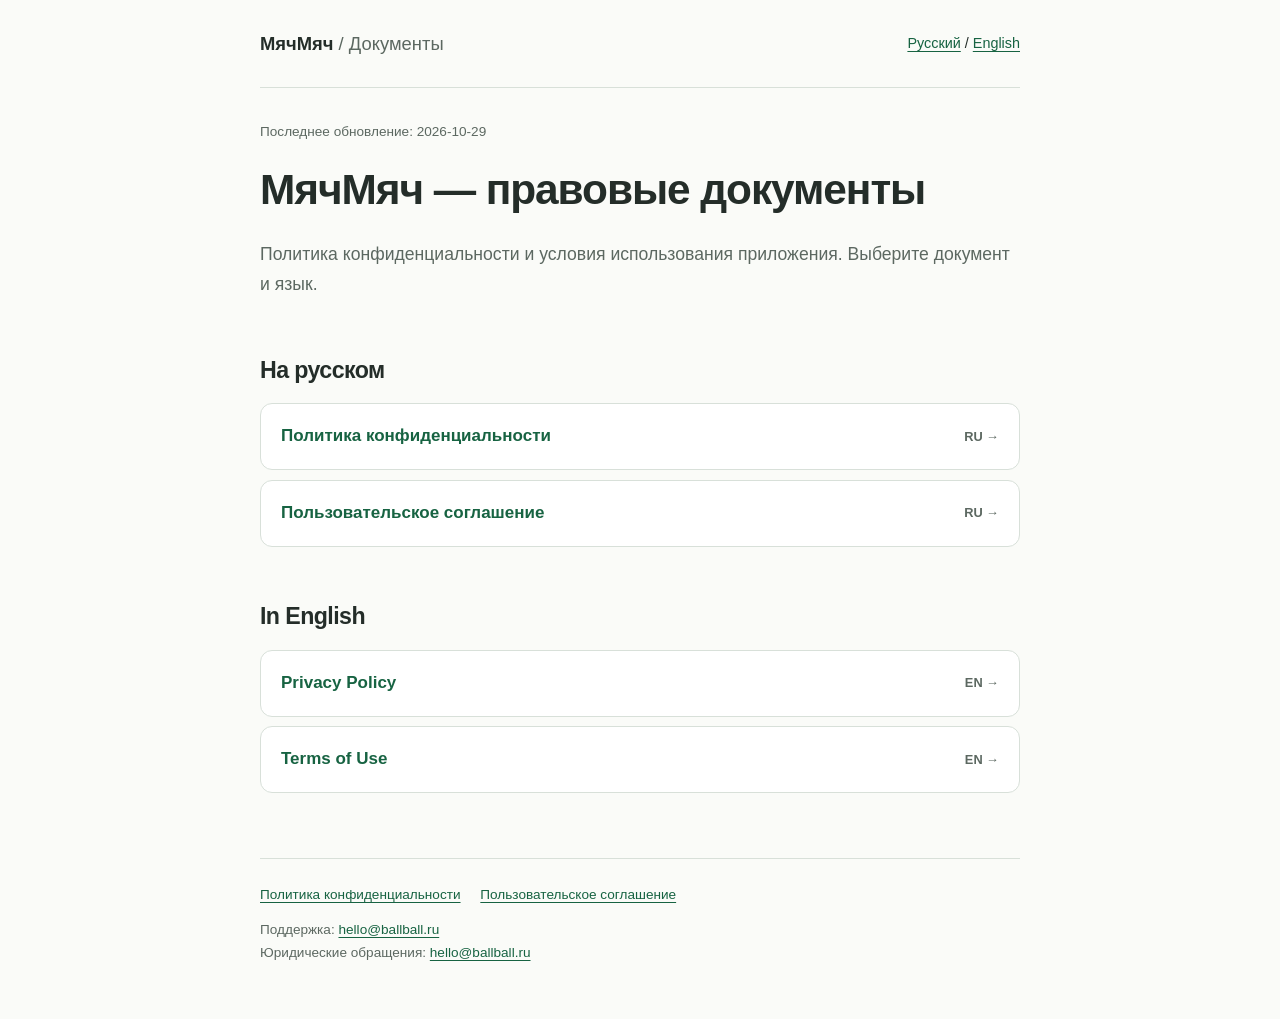
<file: index.html>
<!doctype html>
<html lang="ru">
<head>
<meta charset="utf-8">
<meta name="viewport" content="width=device-width, initial-scale=1">
<meta name="color-scheme" content="light dark">

<title>МячМяч — правовые документы</title>
<link rel="stylesheet" href="style.css">
</head>
<body>
<a class="skip" href="#main">К содержанию</a>
<header class="site-header"><a class="brand" href="index.html">МячМяч <span>/ Документы</span></a>
<nav aria-label="Язык"><a href="#ru" lang="ru">Русский</a> / <a href="#en" lang="en">English</a></nav></header>
<main id="main">
<p class="updated">Последнее обновление: <time datetime="2026-10-29">2026-10-29</time></p>
<h1>МячМяч — правовые документы</h1>
<p class="intro">Политика конфиденциальности и условия использования приложения. Выберите документ и язык.</p>
<section id="ru" aria-labelledby="ru-title"><h2 id="ru-title">На русском</h2>
<ul class="documents"><li><a href="privacy/index.html">Политика конфиденциальности <span>RU →</span></a></li>
<li><a href="terms/index.html">Пользовательское соглашение <span>RU →</span></a></li></ul></section>
<section id="en" lang="en" aria-labelledby="en-title"><h2 id="en-title">In English</h2>
<ul class="documents"><li><a href="en/privacy/index.html" hreflang="en">Privacy Policy <span>EN →</span></a></li>
<li><a href="en/terms/index.html" hreflang="en">Terms of Use <span>EN →</span></a></li></ul></section>
</main>
<footer><a href="privacy/index.html">Политика конфиденциальности</a>
<a href="terms/index.html">Пользовательское соглашение</a>
<p>Поддержка: <a href="mailto:hello@ballball.ru">hello@ballball.ru</a><br>
Юридические обращения: <a href="mailto:hello@ballball.ru">hello@ballball.ru</a></p></footer>
</body>
</html>
</file>
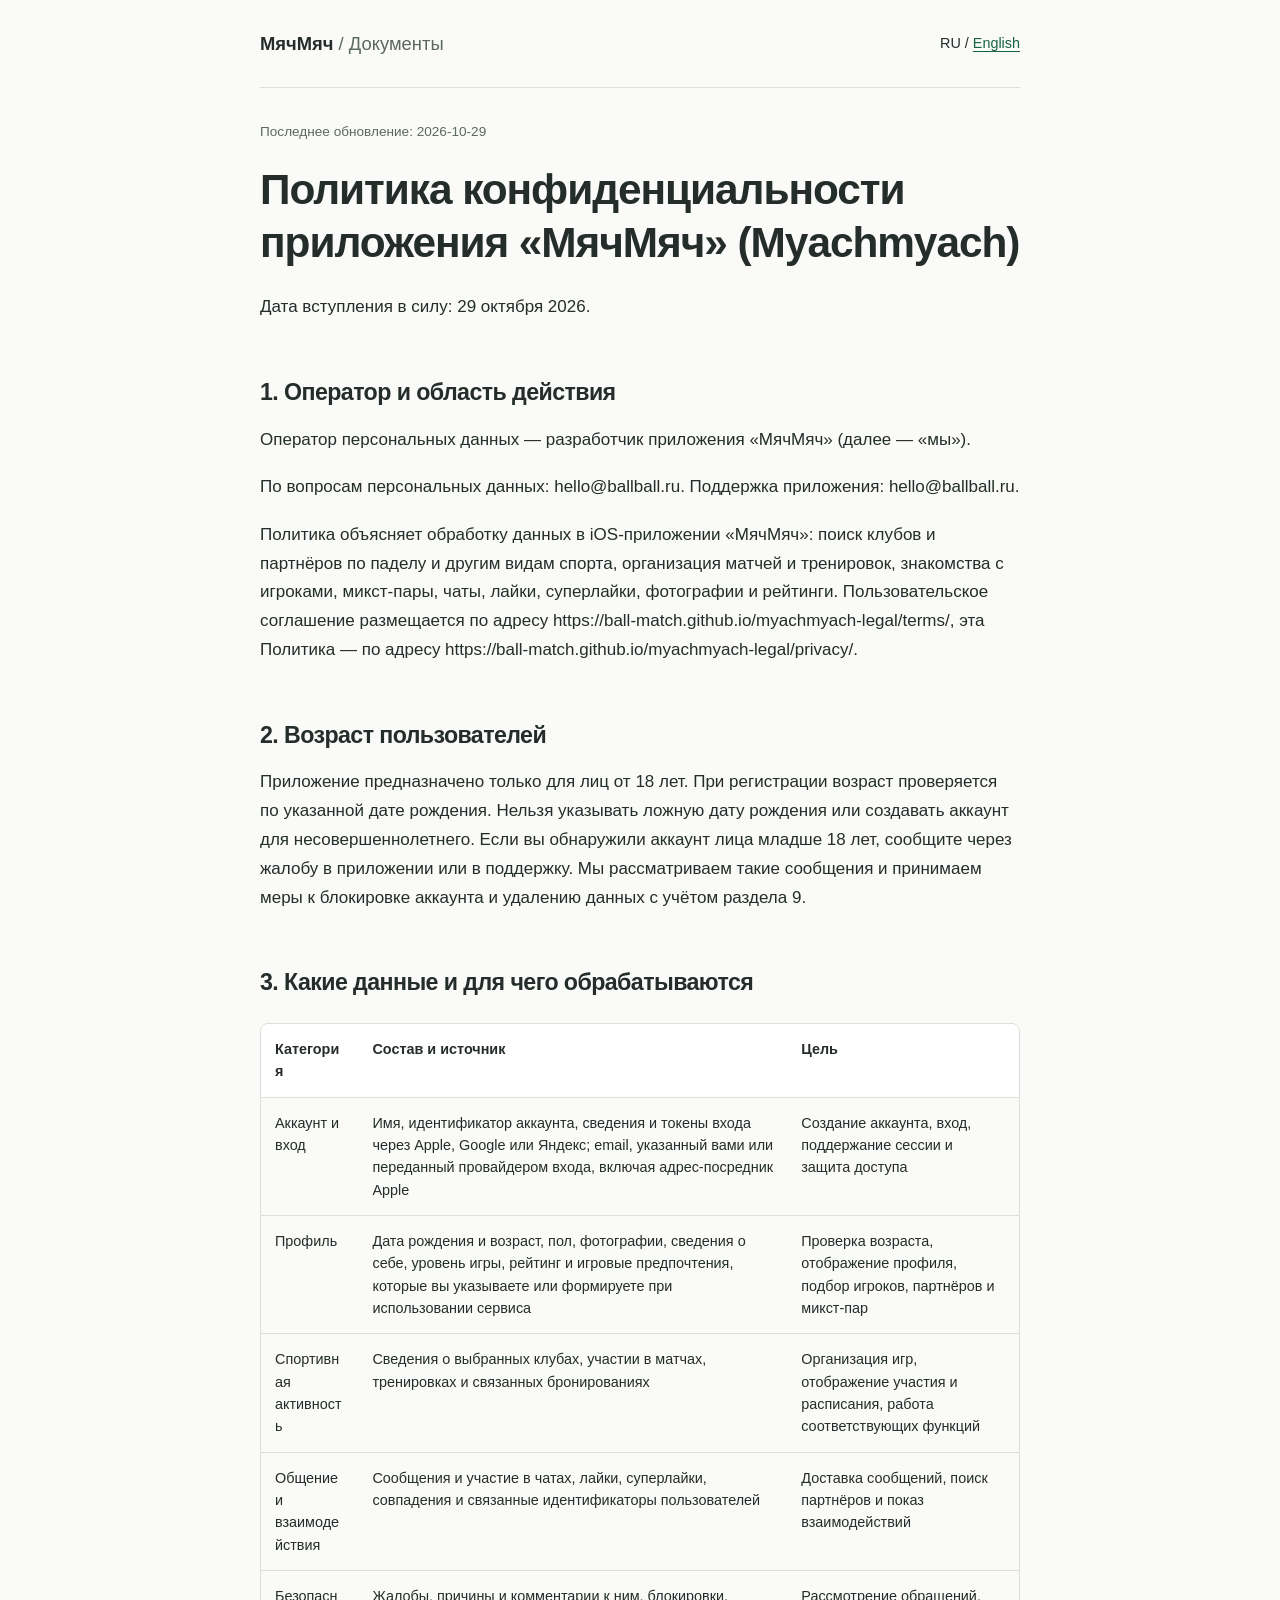
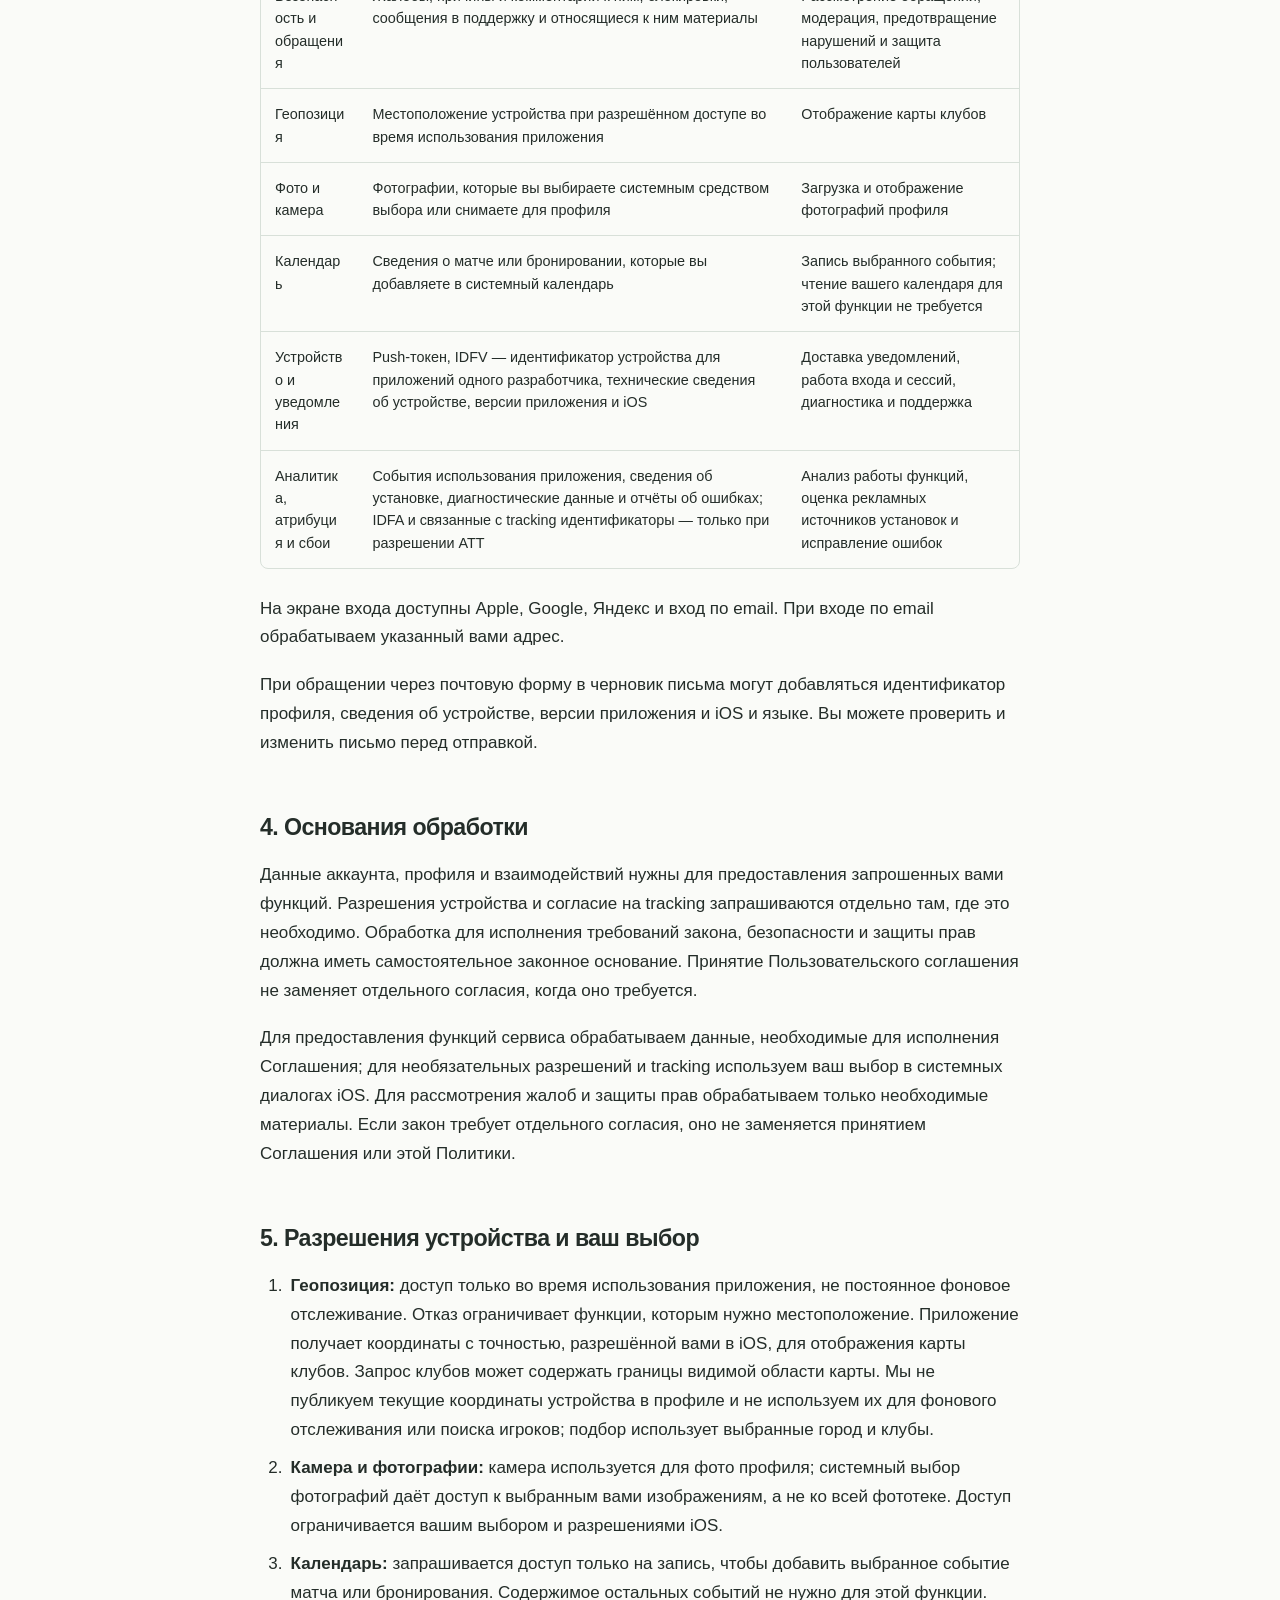
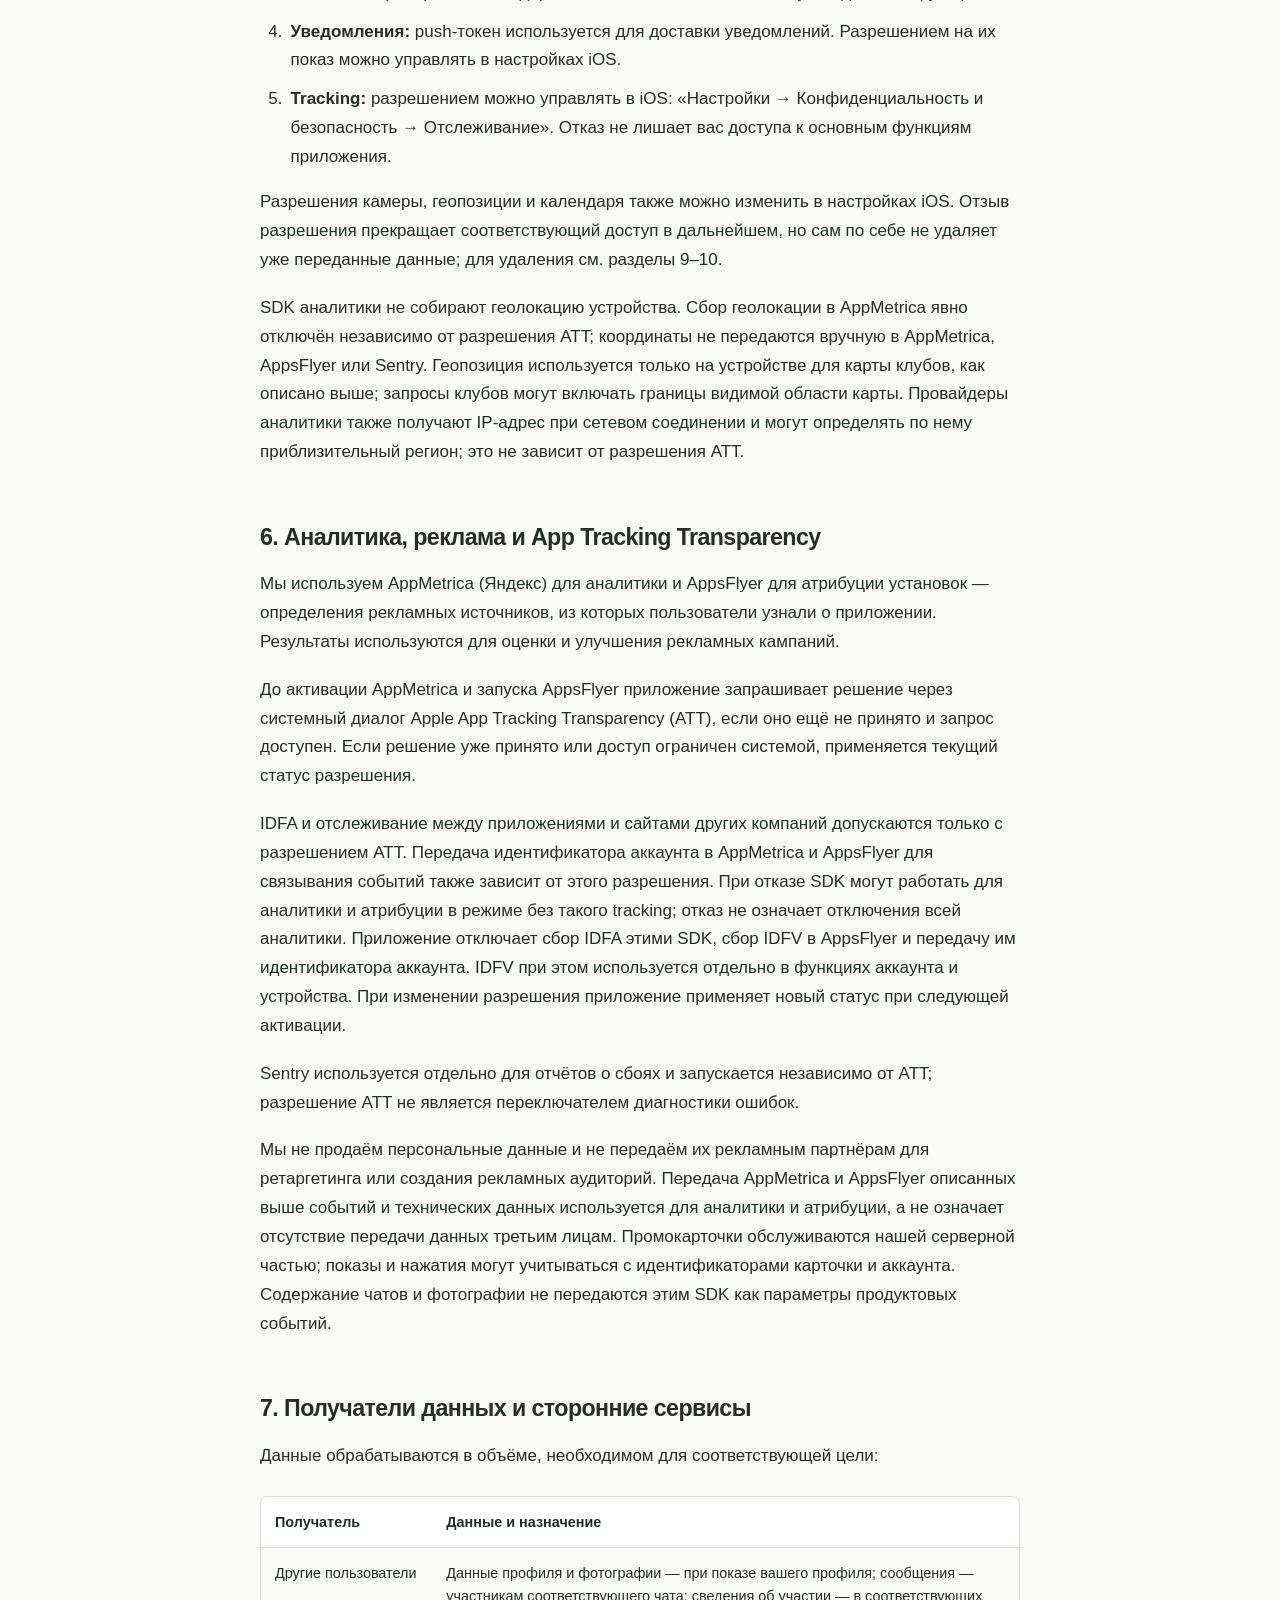
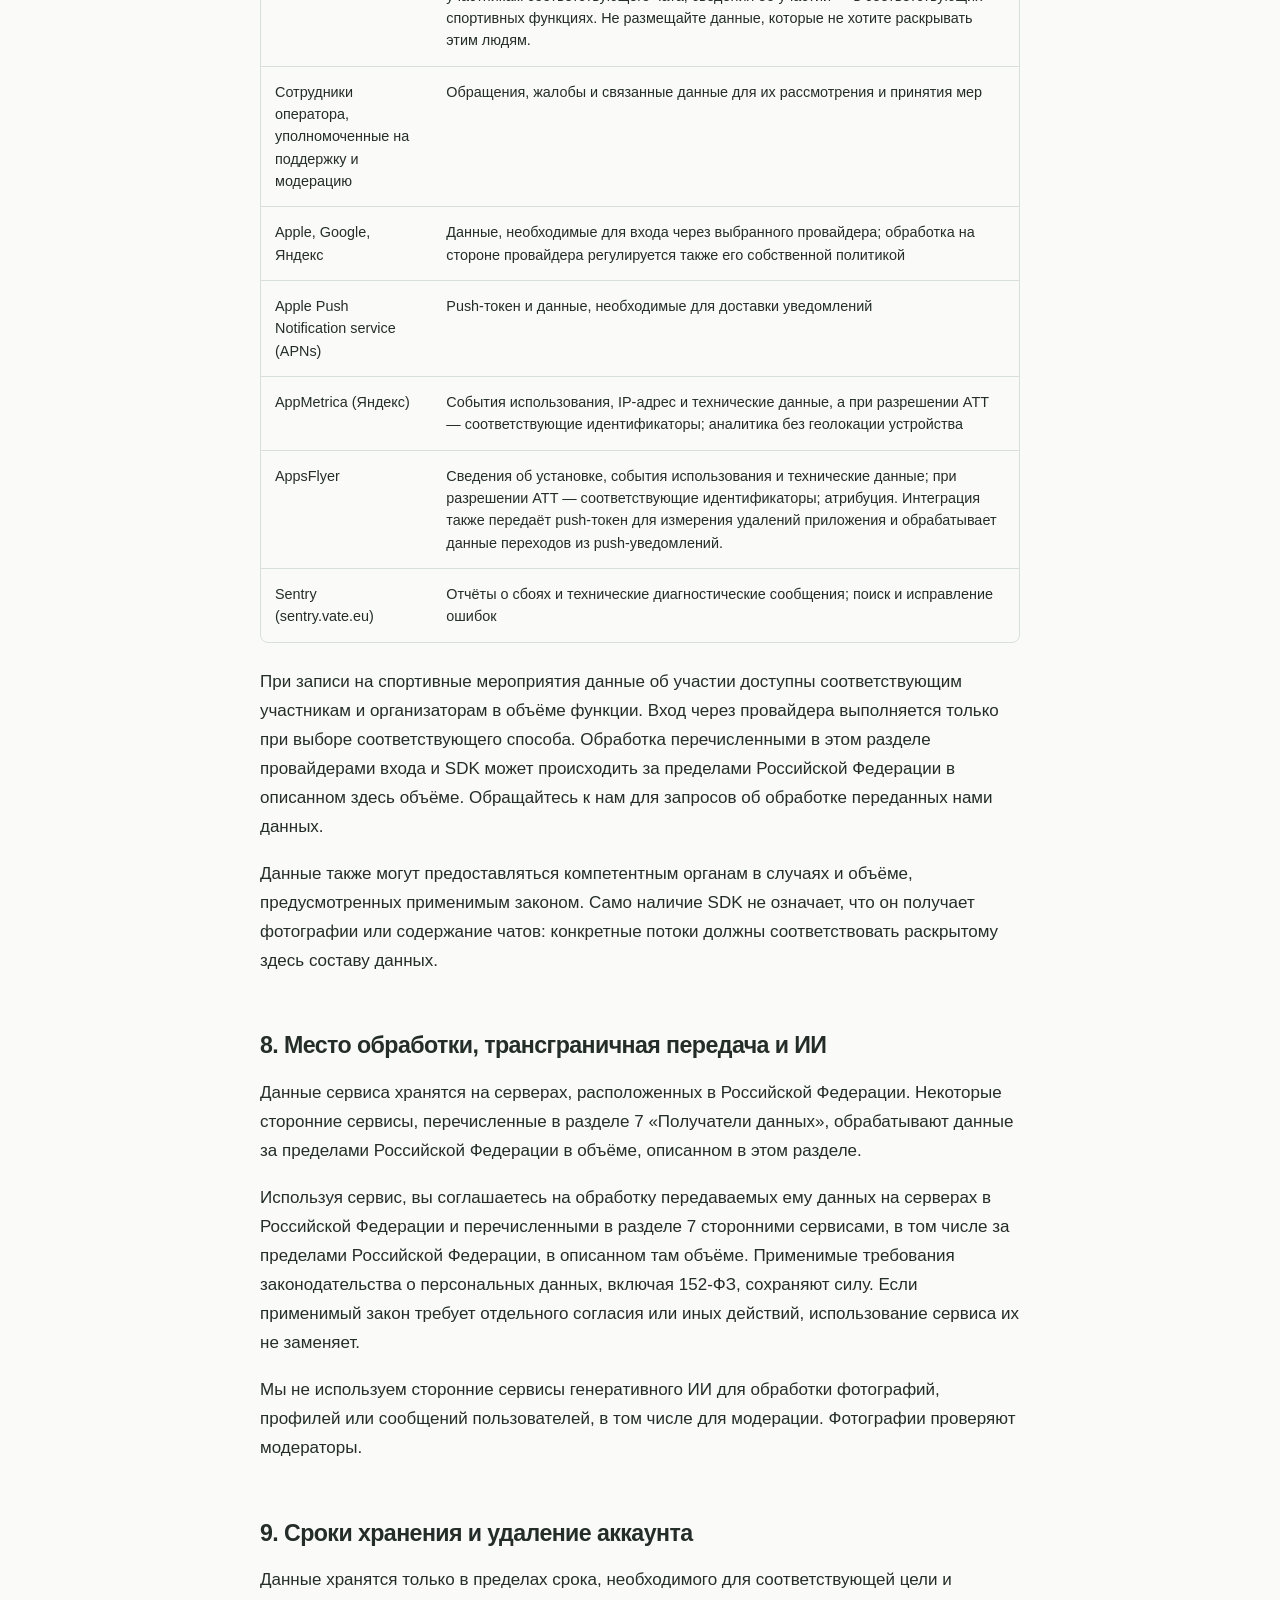
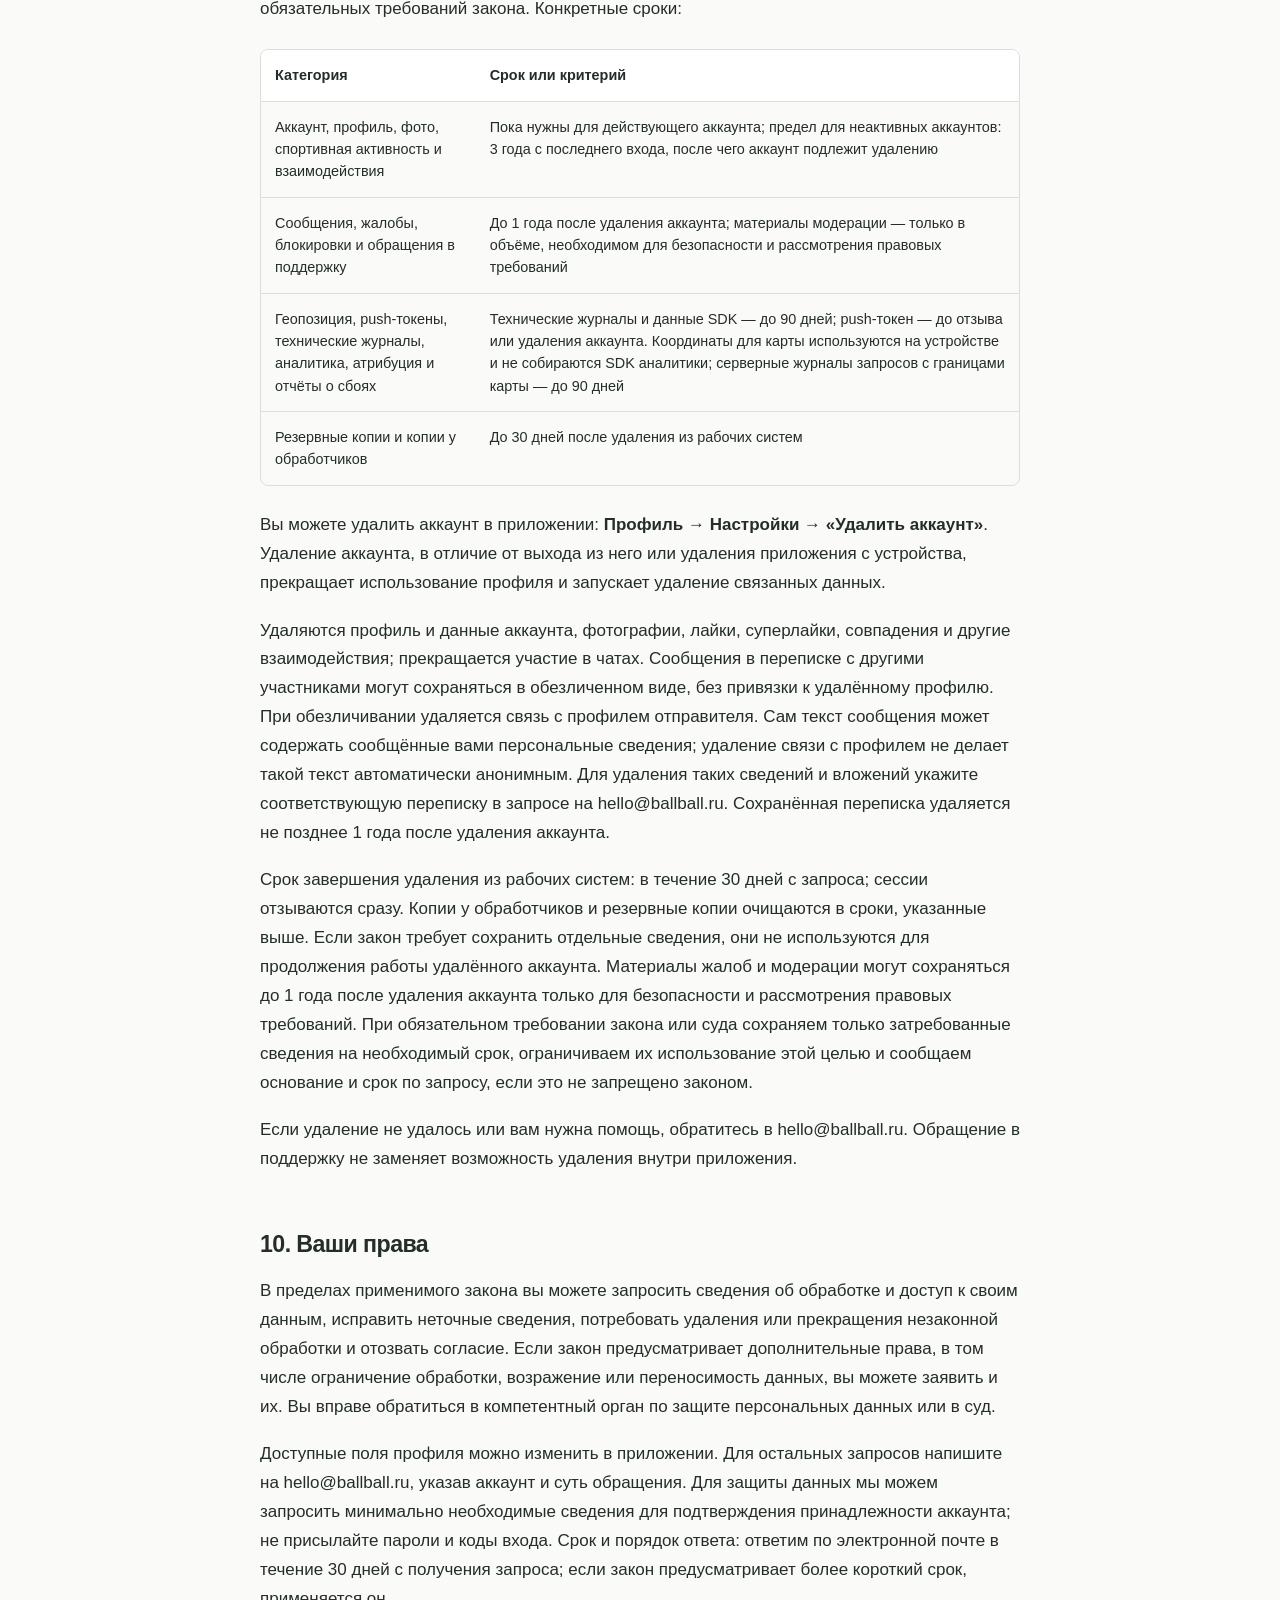
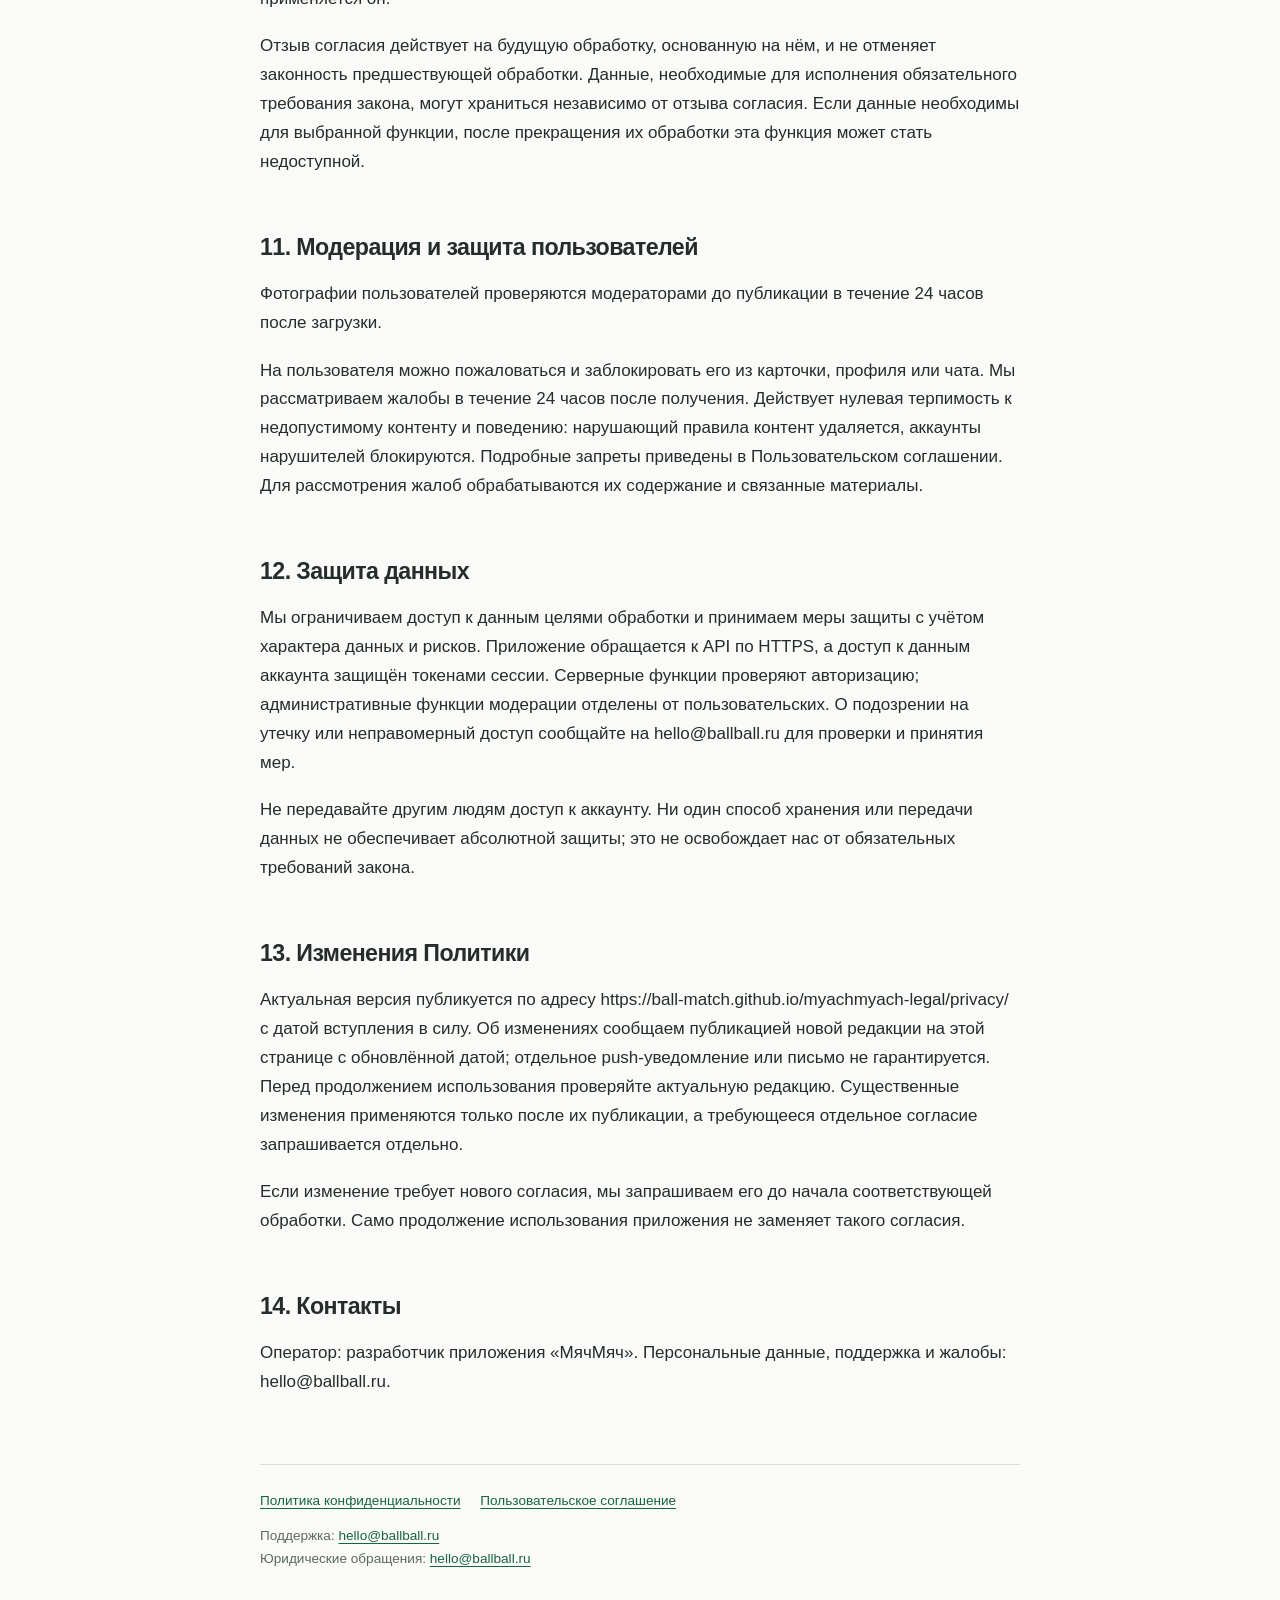
<file: privacy/index.html>
<!doctype html>
<html lang="ru">
<head>
<meta charset="utf-8">
<meta name="viewport" content="width=device-width, initial-scale=1">
<meta name="color-scheme" content="light dark">

<title>Политика конфиденциальности приложения «МячМяч» (Myachmyach)</title>
<link rel="stylesheet" href="../style.css">
</head>
<body>
<a class="skip" href="#main">К содержанию</a>
<header class="site-header"><a class="brand" href="../index.html">МячМяч <span>/ Документы</span></a>
<nav aria-label="Язык"><span aria-current="page">RU</span> / <a href="../en/privacy/index.html" lang="en" hreflang="en">English</a></nav></header>
<main id="main">
<p class="updated">Последнее обновление: <time datetime="2026-10-29">2026-10-29</time></p>
<h1>Политика конфиденциальности приложения «МячМяч» (Myachmyach)</h1>
<p>Дата вступления в силу: 29 октября 2026.</p>
<h2>1. Оператор и область действия</h2>
<p>Оператор персональных данных — разработчик приложения «МячМяч» (далее — «мы»).</p>
<p>По вопросам персональных данных: hello@ballball.ru. Поддержка приложения: hello@ballball.ru.</p>
<p>Политика объясняет обработку данных в iOS-приложении «МячМяч»: поиск клубов и партнёров по паделу и другим видам спорта, организация матчей и тренировок, знакомства с игроками, микст-пары, чаты, лайки, суперлайки, фотографии и рейтинги. Пользовательское соглашение размещается по адресу https://ball-match.github.io/myachmyach-legal/terms/, эта Политика — по адресу https://ball-match.github.io/myachmyach-legal/privacy/.</p>
<h2>2. Возраст пользователей</h2>
<p>Приложение предназначено только для лиц от 18 лет. При регистрации возраст проверяется по указанной дате рождения. Нельзя указывать ложную дату рождения или создавать аккаунт для несовершеннолетнего. Если вы обнаружили аккаунт лица младше 18 лет, сообщите через жалобу в приложении или в поддержку. Мы рассматриваем такие сообщения и принимаем меры к блокировке аккаунта и удалению данных с учётом раздела 9.</p>
<h2>3. Какие данные и для чего обрабатываются</h2>
<div class="table-scroll" role="region" aria-label="Таблица данных" tabindex="0"><table><thead><tr>
<th scope="col">Категория</th>
<th scope="col">Состав и источник</th>
<th scope="col">Цель</th>
</tr></thead><tbody>
<tr><td>Аккаунт и вход</td><td>Имя, идентификатор аккаунта, сведения и токены входа через Apple, Google или Яндекс; email, указанный вами или переданный провайдером входа, включая адрес-посредник Apple</td><td>Создание аккаунта, вход, поддержание сессии и защита доступа</td></tr>
<tr><td>Профиль</td><td>Дата рождения и возраст, пол, фотографии, сведения о себе, уровень игры, рейтинг и игровые предпочтения, которые вы указываете или формируете при использовании сервиса</td><td>Проверка возраста, отображение профиля, подбор игроков, партнёров и микст-пар</td></tr>
<tr><td>Спортивная активность</td><td>Сведения о выбранных клубах, участии в матчах, тренировках и связанных бронированиях</td><td>Организация игр, отображение участия и расписания, работа соответствующих функций</td></tr>
<tr><td>Общение и взаимодействия</td><td>Сообщения и участие в чатах, лайки, суперлайки, совпадения и связанные идентификаторы пользователей</td><td>Доставка сообщений, поиск партнёров и показ взаимодействий</td></tr>
<tr><td>Безопасность и обращения</td><td>Жалобы, причины и комментарии к ним, блокировки, сообщения в поддержку и относящиеся к ним материалы</td><td>Рассмотрение обращений, модерация, предотвращение нарушений и защита пользователей</td></tr>
<tr><td>Геопозиция</td><td>Местоположение устройства при разрешённом доступе во время использования приложения</td><td>Отображение карты клубов</td></tr>
<tr><td>Фото и камера</td><td>Фотографии, которые вы выбираете системным средством выбора или снимаете для профиля</td><td>Загрузка и отображение фотографий профиля</td></tr>
<tr><td>Календарь</td><td>Сведения о матче или бронировании, которые вы добавляете в системный календарь</td><td>Запись выбранного события; чтение вашего календаря для этой функции не требуется</td></tr>
<tr><td>Устройство и уведомления</td><td>Push-токен, IDFV — идентификатор устройства для приложений одного разработчика, технические сведения об устройстве, версии приложения и iOS</td><td>Доставка уведомлений, работа входа и сессий, диагностика и поддержка</td></tr>
<tr><td>Аналитика, атрибуция и сбои</td><td>События использования приложения, сведения об установке, диагностические данные и отчёты об ошибках; IDFA и связанные с tracking идентификаторы — только при разрешении ATT</td><td>Анализ работы функций, оценка рекламных источников установок и исправление ошибок</td></tr>
</tbody></table></div>
<p>На экране входа доступны Apple, Google, Яндекс и вход по email. При входе по email обрабатываем указанный вами адрес.</p>
<p>При обращении через почтовую форму в черновик письма могут добавляться идентификатор профиля, сведения об устройстве, версии приложения и iOS и языке. Вы можете проверить и изменить письмо перед отправкой.</p>
<h2>4. Основания обработки</h2>
<p>Данные аккаунта, профиля и взаимодействий нужны для предоставления запрошенных вами функций. Разрешения устройства и согласие на tracking запрашиваются отдельно там, где это необходимо. Обработка для исполнения требований закона, безопасности и защиты прав должна иметь самостоятельное законное основание. Принятие Пользовательского соглашения не заменяет отдельного согласия, когда оно требуется.</p>
<p>Для предоставления функций сервиса обрабатываем данные, необходимые для исполнения Соглашения; для необязательных разрешений и tracking используем ваш выбор в системных диалогах iOS. Для рассмотрения жалоб и защиты прав обрабатываем только необходимые материалы. Если закон требует отдельного согласия, оно не заменяется принятием Соглашения или этой Политики.</p>
<h2>5. Разрешения устройства и ваш выбор</h2>
<ol>
<li><strong>Геопозиция:</strong> доступ только во время использования приложения, не постоянное фоновое отслеживание. Отказ ограничивает функции, которым нужно местоположение. Приложение получает координаты с точностью, разрешённой вами в iOS, для отображения карты клубов. Запрос клубов может содержать границы видимой области карты. Мы не публикуем текущие координаты устройства в профиле и не используем их для фонового отслеживания или поиска игроков; подбор использует выбранные город и клубы.</li>
<li><strong>Камера и фотографии:</strong> камера используется для фото профиля; системный выбор фотографий даёт доступ к выбранным вами изображениям, а не ко всей фототеке. Доступ ограничивается вашим выбором и разрешениями iOS.</li>
<li><strong>Календарь:</strong> запрашивается доступ только на запись, чтобы добавить выбранное событие матча или бронирования. Содержимое остальных событий не нужно для этой функции.</li>
<li><strong>Уведомления:</strong> push-токен используется для доставки уведомлений. Разрешением на их показ можно управлять в настройках iOS.</li>
<li><strong>Tracking:</strong> разрешением можно управлять в iOS: «Настройки → Конфиденциальность и безопасность → Отслеживание». Отказ не лишает вас доступа к основным функциям приложения.</li>
</ol>
<p>Разрешения камеры, геопозиции и календаря также можно изменить в настройках iOS. Отзыв разрешения прекращает соответствующий доступ в дальнейшем, но сам по себе не удаляет уже переданные данные; для удаления см. разделы 9–10.</p>
<p>SDK аналитики не собирают геолокацию устройства. Сбор геолокации в AppMetrica явно отключён независимо от разрешения ATT; координаты не передаются вручную в AppMetrica, AppsFlyer или Sentry. Геопозиция используется только на устройстве для карты клубов, как описано выше; запросы клубов могут включать границы видимой области карты. Провайдеры аналитики также получают IP-адрес при сетевом соединении и могут определять по нему приблизительный регион; это не зависит от разрешения ATT.</p>
<h2>6. Аналитика, реклама и App Tracking Transparency</h2>
<p>Мы используем AppMetrica (Яндекс) для аналитики и AppsFlyer для атрибуции установок — определения рекламных источников, из которых пользователи узнали о приложении. Результаты используются для оценки и улучшения рекламных кампаний.</p>
<p>До активации AppMetrica и запуска AppsFlyer приложение запрашивает решение через системный диалог Apple App Tracking Transparency (ATT), если оно ещё не принято и запрос доступен. Если решение уже принято или доступ ограничен системой, применяется текущий статус разрешения.</p>
<p>IDFA и отслеживание между приложениями и сайтами других компаний допускаются только с разрешением ATT. Передача идентификатора аккаунта в AppMetrica и AppsFlyer для связывания событий также зависит от этого разрешения. При отказе SDK могут работать для аналитики и атрибуции в режиме без такого tracking; отказ не означает отключения всей аналитики. Приложение отключает сбор IDFA этими SDK, сбор IDFV в AppsFlyer и передачу им идентификатора аккаунта. IDFV при этом используется отдельно в функциях аккаунта и устройства. При изменении разрешения приложение применяет новый статус при следующей активации.</p>
<p>Sentry используется отдельно для отчётов о сбоях и запускается независимо от ATT; разрешение ATT не является переключателем диагностики ошибок.</p>
<p>Мы не продаём персональные данные и не передаём их рекламным партнёрам для ретаргетинга или создания рекламных аудиторий. Передача AppMetrica и AppsFlyer описанных выше событий и технических данных используется для аналитики и атрибуции, а не означает отсутствие передачи данных третьим лицам. Промокарточки обслуживаются нашей серверной частью; показы и нажатия могут учитываться с идентификаторами карточки и аккаунта. Содержание чатов и фотографии не передаются этим SDK как параметры продуктовых событий.</p>
<h2>7. Получатели данных и сторонние сервисы</h2>
<p>Данные обрабатываются в объёме, необходимом для соответствующей цели:</p>
<div class="table-scroll" role="region" aria-label="Таблица данных" tabindex="0"><table><thead><tr>
<th scope="col">Получатель</th>
<th scope="col">Данные и назначение</th>
</tr></thead><tbody>
<tr><td>Другие пользователи</td><td>Данные профиля и фотографии — при показе вашего профиля; сообщения — участникам соответствующего чата; сведения об участии — в соответствующих спортивных функциях. Не размещайте данные, которые не хотите раскрывать этим людям.</td></tr>
<tr><td>Сотрудники оператора, уполномоченные на поддержку и модерацию</td><td>Обращения, жалобы и связанные данные для их рассмотрения и принятия мер</td></tr>
<tr><td>Apple, Google, Яндекс</td><td>Данные, необходимые для входа через выбранного провайдера; обработка на стороне провайдера регулируется также его собственной политикой</td></tr>
<tr><td>Apple Push Notification service (APNs)</td><td>Push-токен и данные, необходимые для доставки уведомлений</td></tr>
<tr><td>AppMetrica (Яндекс)</td><td>События использования, IP-адрес и технические данные, а при разрешении ATT — соответствующие идентификаторы; аналитика без геолокации устройства</td></tr>
<tr><td>AppsFlyer</td><td>Сведения об установке, события использования и технические данные; при разрешении ATT — соответствующие идентификаторы; атрибуция. Интеграция также передаёт push-токен для измерения удалений приложения и обрабатывает данные переходов из push-уведомлений.</td></tr>
<tr><td>Sentry (sentry.vate.eu)</td><td>Отчёты о сбоях и технические диагностические сообщения; поиск и исправление ошибок</td></tr>
</tbody></table></div>
<p>При записи на спортивные мероприятия данные об участии доступны соответствующим участникам и организаторам в объёме функции. Вход через провайдера выполняется только при выборе соответствующего способа. Обработка перечисленными в этом разделе провайдерами входа и SDK может происходить за пределами Российской Федерации в описанном здесь объёме. Обращайтесь к нам для запросов об обработке переданных нами данных.</p>
<p>Данные также могут предоставляться компетентным органам в случаях и объёме, предусмотренных применимым законом. Само наличие SDK не означает, что он получает фотографии или содержание чатов: конкретные потоки должны соответствовать раскрытому здесь составу данных.</p>
<h2>8. Место обработки, трансграничная передача и ИИ</h2>
<p>Данные сервиса хранятся на серверах, расположенных в Российской Федерации. Некоторые сторонние сервисы, перечисленные в разделе 7 «Получатели данных», обрабатывают данные за пределами Российской Федерации в объёме, описанном в этом разделе.</p>
<p>Используя сервис, вы соглашаетесь на обработку передаваемых ему данных на серверах в Российской Федерации и перечисленными в разделе 7 сторонними сервисами, в том числе за пределами Российской Федерации, в описанном там объёме. Применимые требования законодательства о персональных данных, включая 152-ФЗ, сохраняют силу. Если применимый закон требует отдельного согласия или иных действий, использование сервиса их не заменяет.</p>
<p>Мы не используем сторонние сервисы генеративного ИИ для обработки фотографий, профилей или сообщений пользователей, в том числе для модерации. Фотографии проверяют модераторы.</p>
<h2>9. Сроки хранения и удаление аккаунта</h2>
<p>Данные хранятся только в пределах срока, необходимого для соответствующей цели и обязательных требований закона. Конкретные сроки:</p>
<div class="table-scroll" role="region" aria-label="Таблица данных" tabindex="0"><table><thead><tr>
<th scope="col">Категория</th>
<th scope="col">Срок или критерий</th>
</tr></thead><tbody>
<tr><td>Аккаунт, профиль, фото, спортивная активность и взаимодействия</td><td>Пока нужны для действующего аккаунта; предел для неактивных аккаунтов: 3 года с последнего входа, после чего аккаунт подлежит удалению</td></tr>
<tr><td>Сообщения, жалобы, блокировки и обращения в поддержку</td><td>До 1 года после удаления аккаунта; материалы модерации — только в объёме, необходимом для безопасности и рассмотрения правовых требований</td></tr>
<tr><td>Геопозиция, push-токены, технические журналы, аналитика, атрибуция и отчёты о сбоях</td><td>Технические журналы и данные SDK — до 90 дней; push-токен — до отзыва или удаления аккаунта. Координаты для карты используются на устройстве и не собираются SDK аналитики; серверные журналы запросов с границами карты — до 90 дней</td></tr>
<tr><td>Резервные копии и копии у обработчиков</td><td>До 30 дней после удаления из рабочих систем</td></tr>
</tbody></table></div>
<p>Вы можете удалить аккаунт в приложении: <strong>Профиль → Настройки → «Удалить аккаунт»</strong>. Удаление аккаунта, в отличие от выхода из него или удаления приложения с устройства, прекращает использование профиля и запускает удаление связанных данных.</p>
<p>Удаляются профиль и данные аккаунта, фотографии, лайки, суперлайки, совпадения и другие взаимодействия; прекращается участие в чатах. Сообщения в переписке с другими участниками могут сохраняться в обезличенном виде, без привязки к удалённому профилю. При обезличивании удаляется связь с профилем отправителя. Сам текст сообщения может содержать сообщённые вами персональные сведения; удаление связи с профилем не делает такой текст автоматически анонимным. Для удаления таких сведений и вложений укажите соответствующую переписку в запросе на hello@ballball.ru. Сохранённая переписка удаляется не позднее 1 года после удаления аккаунта.</p>
<p>Срок завершения удаления из рабочих систем: в течение 30 дней с запроса; сессии отзываются сразу. Копии у обработчиков и резервные копии очищаются в сроки, указанные выше. Если закон требует сохранить отдельные сведения, они не используются для продолжения работы удалённого аккаунта. Материалы жалоб и модерации могут сохраняться до 1 года после удаления аккаунта только для безопасности и рассмотрения правовых требований. При обязательном требовании закона или суда сохраняем только затребованные сведения на необходимый срок, ограничиваем их использование этой целью и сообщаем основание и срок по запросу, если это не запрещено законом.</p>
<p>Если удаление не удалось или вам нужна помощь, обратитесь в hello@ballball.ru. Обращение в поддержку не заменяет возможность удаления внутри приложения.</p>
<h2>10. Ваши права</h2>
<p>В пределах применимого закона вы можете запросить сведения об обработке и доступ к своим данным, исправить неточные сведения, потребовать удаления или прекращения незаконной обработки и отозвать согласие. Если закон предусматривает дополнительные права, в том числе ограничение обработки, возражение или переносимость данных, вы можете заявить и их. Вы вправе обратиться в компетентный орган по защите персональных данных или в суд.</p>
<p>Доступные поля профиля можно изменить в приложении. Для остальных запросов напишите на hello@ballball.ru, указав аккаунт и суть обращения. Для защиты данных мы можем запросить минимально необходимые сведения для подтверждения принадлежности аккаунта; не присылайте пароли и коды входа. Срок и порядок ответа: ответим по электронной почте в течение 30 дней с получения запроса; если закон предусматривает более короткий срок, применяется он.</p>
<p>Отзыв согласия действует на будущую обработку, основанную на нём, и не отменяет законность предшествующей обработки. Данные, необходимые для исполнения обязательного требования закона, могут храниться независимо от отзыва согласия. Если данные необходимы для выбранной функции, после прекращения их обработки эта функция может стать недоступной.</p>
<h2>11. Модерация и защита пользователей</h2>
<p>Фотографии пользователей проверяются модераторами до публикации в течение 24 часов после загрузки.</p>
<p>На пользователя можно пожаловаться и заблокировать его из карточки, профиля или чата. Мы рассматриваем жалобы в течение 24 часов после получения. Действует нулевая терпимость к недопустимому контенту и поведению: нарушающий правила контент удаляется, аккаунты нарушителей блокируются. Подробные запреты приведены в Пользовательском соглашении. Для рассмотрения жалоб обрабатываются их содержание и связанные материалы.</p>
<h2>12. Защита данных</h2>
<p>Мы ограничиваем доступ к данным целями обработки и принимаем меры защиты с учётом характера данных и рисков. Приложение обращается к API по HTTPS, а доступ к данным аккаунта защищён токенами сессии. Серверные функции проверяют авторизацию; административные функции модерации отделены от пользовательских. О подозрении на утечку или неправомерный доступ сообщайте на hello@ballball.ru для проверки и принятия мер.</p>
<p>Не передавайте другим людям доступ к аккаунту. Ни один способ хранения или передачи данных не обеспечивает абсолютной защиты; это не освобождает нас от обязательных требований закона.</p>
<h2>13. Изменения Политики</h2>
<p>Актуальная версия публикуется по адресу https://ball-match.github.io/myachmyach-legal/privacy/ с датой вступления в силу. Об изменениях сообщаем публикацией новой редакции на этой странице с обновлённой датой; отдельное push-уведомление или письмо не гарантируется. Перед продолжением использования проверяйте актуальную редакцию. Существенные изменения применяются только после их публикации, а требующееся отдельное согласие запрашивается отдельно.</p>
<p>Если изменение требует нового согласия, мы запрашиваем его до начала соответствующей обработки. Само продолжение использования приложения не заменяет такого согласия.</p>
<h2>14. Контакты</h2>
<p>Оператор: разработчик приложения «МячМяч». Персональные данные, поддержка и жалобы: hello@ballball.ru.</p>
</main>
<footer><a href="index.html">Политика конфиденциальности</a>
<a href="../terms/index.html">Пользовательское соглашение</a>
<p>Поддержка: <a href="mailto:hello@ballball.ru">hello@ballball.ru</a><br>
Юридические обращения: <a href="mailto:hello@ballball.ru">hello@ballball.ru</a></p></footer>
</body>
</html>
</file>
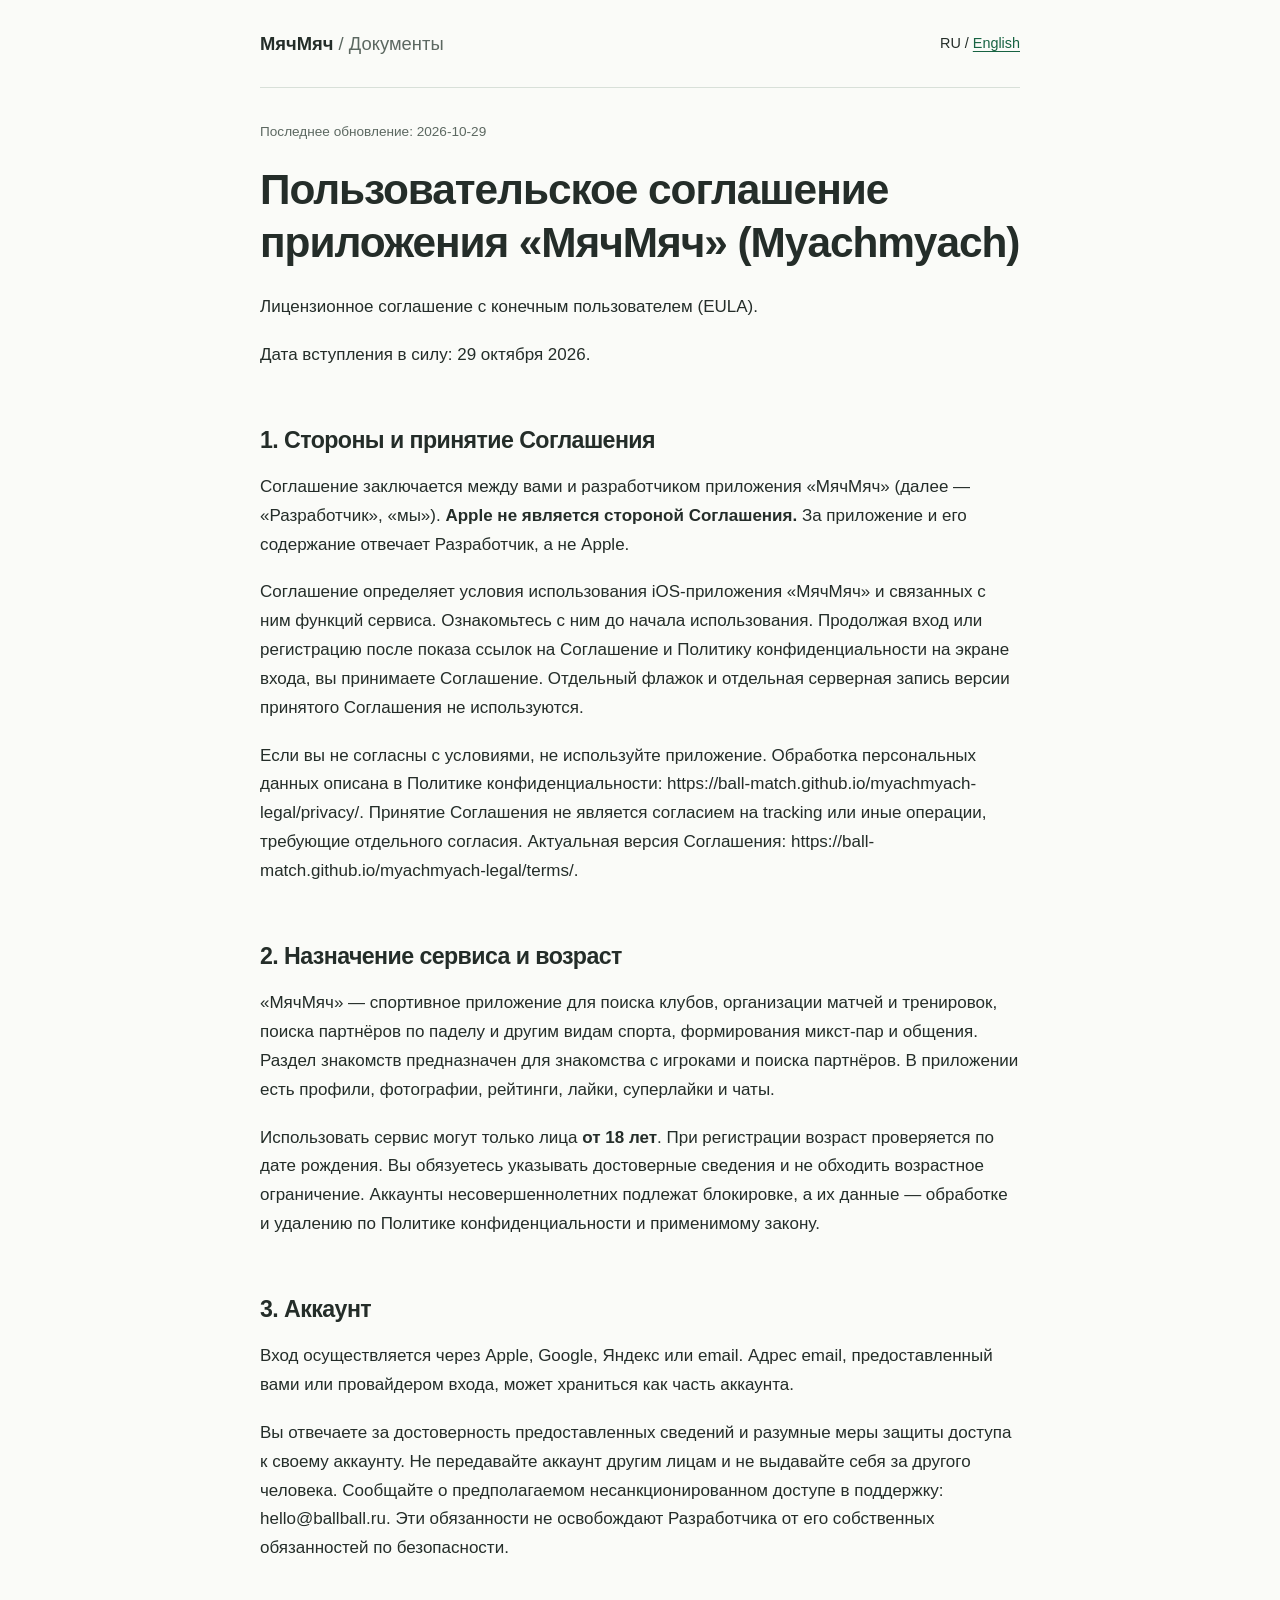
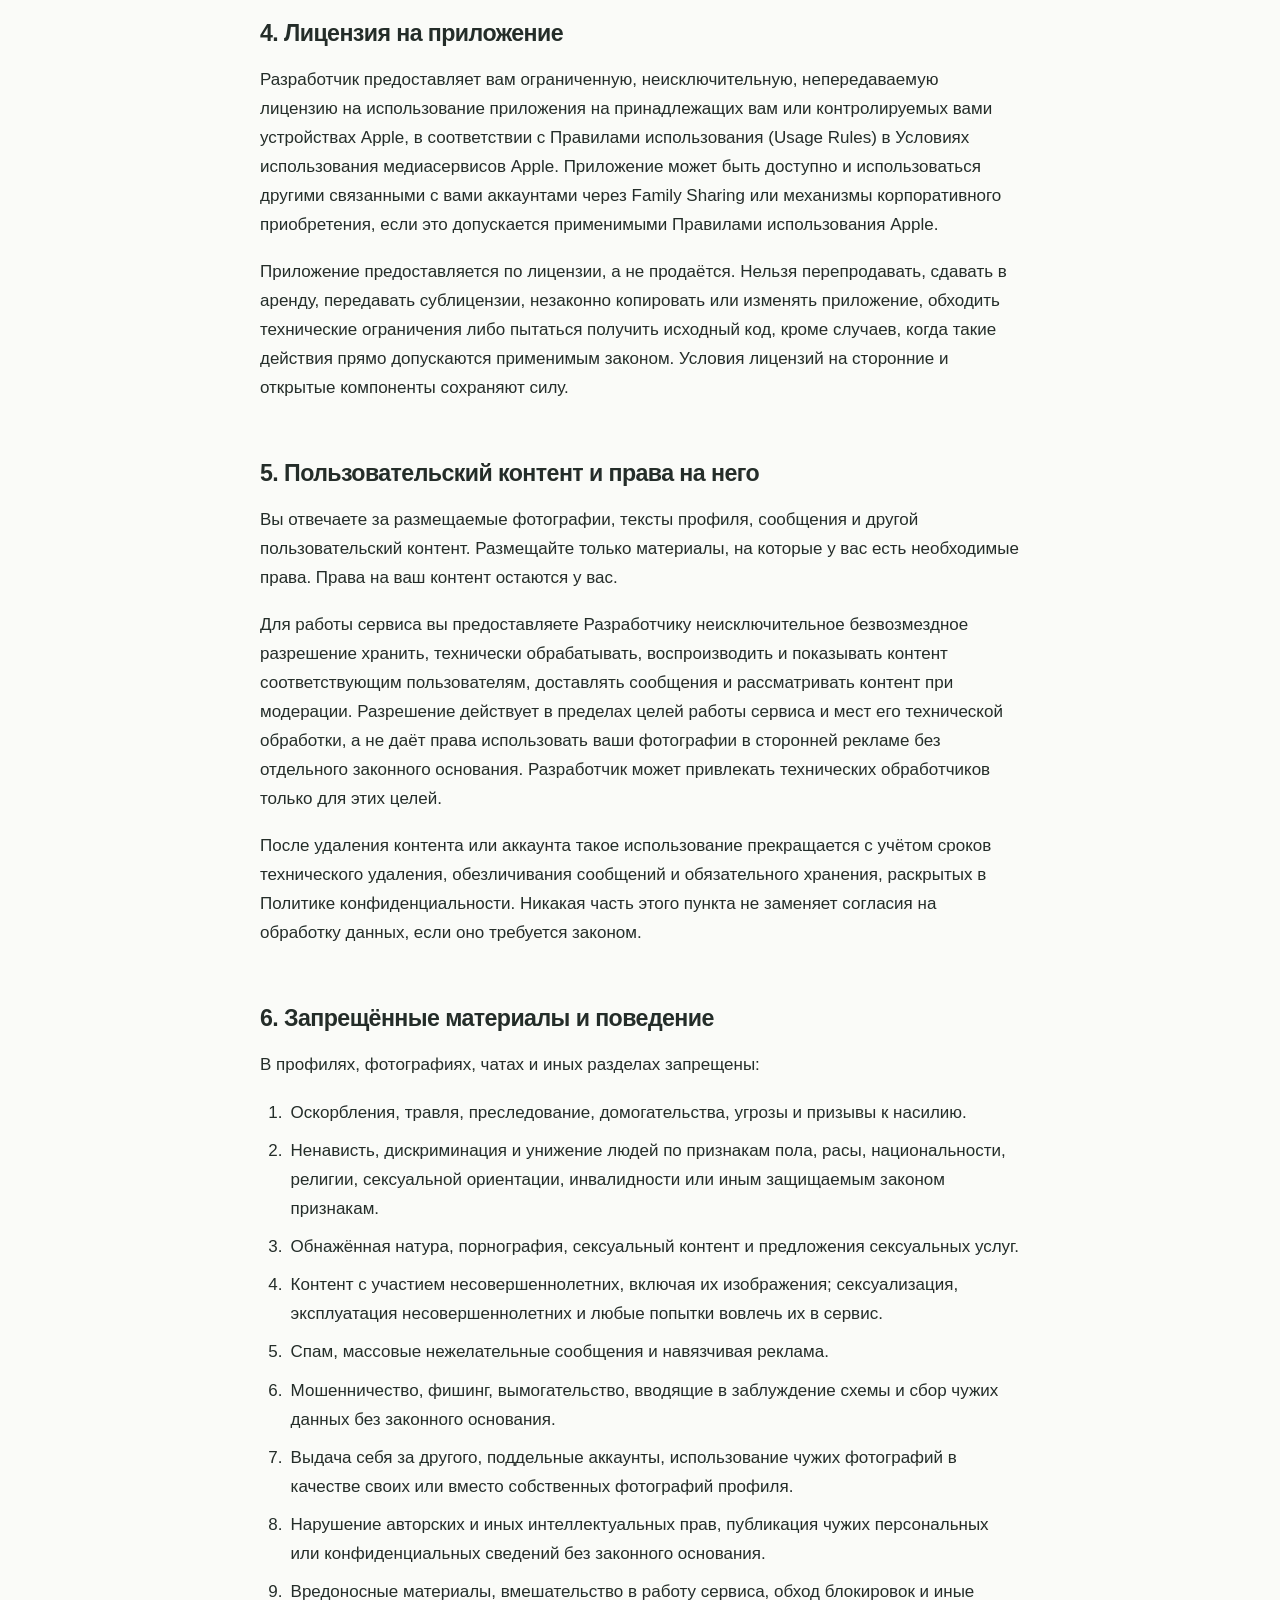
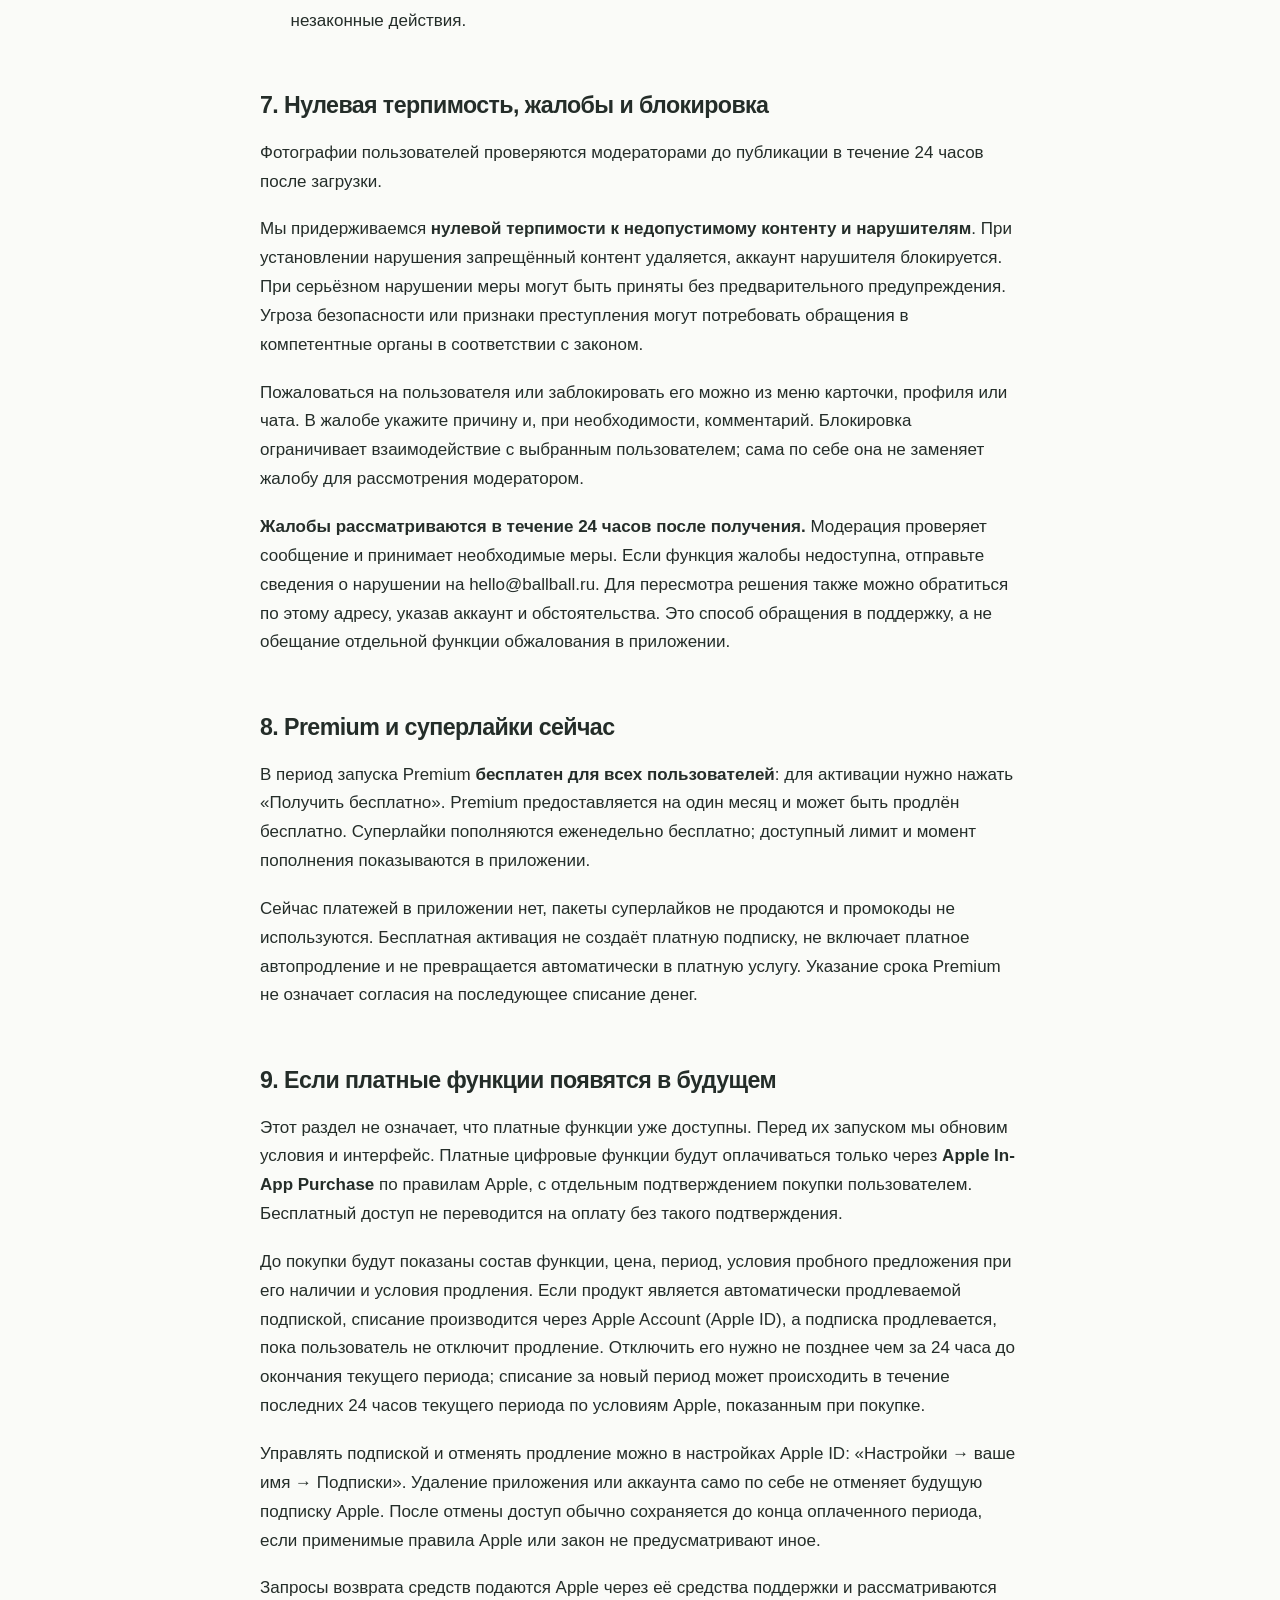
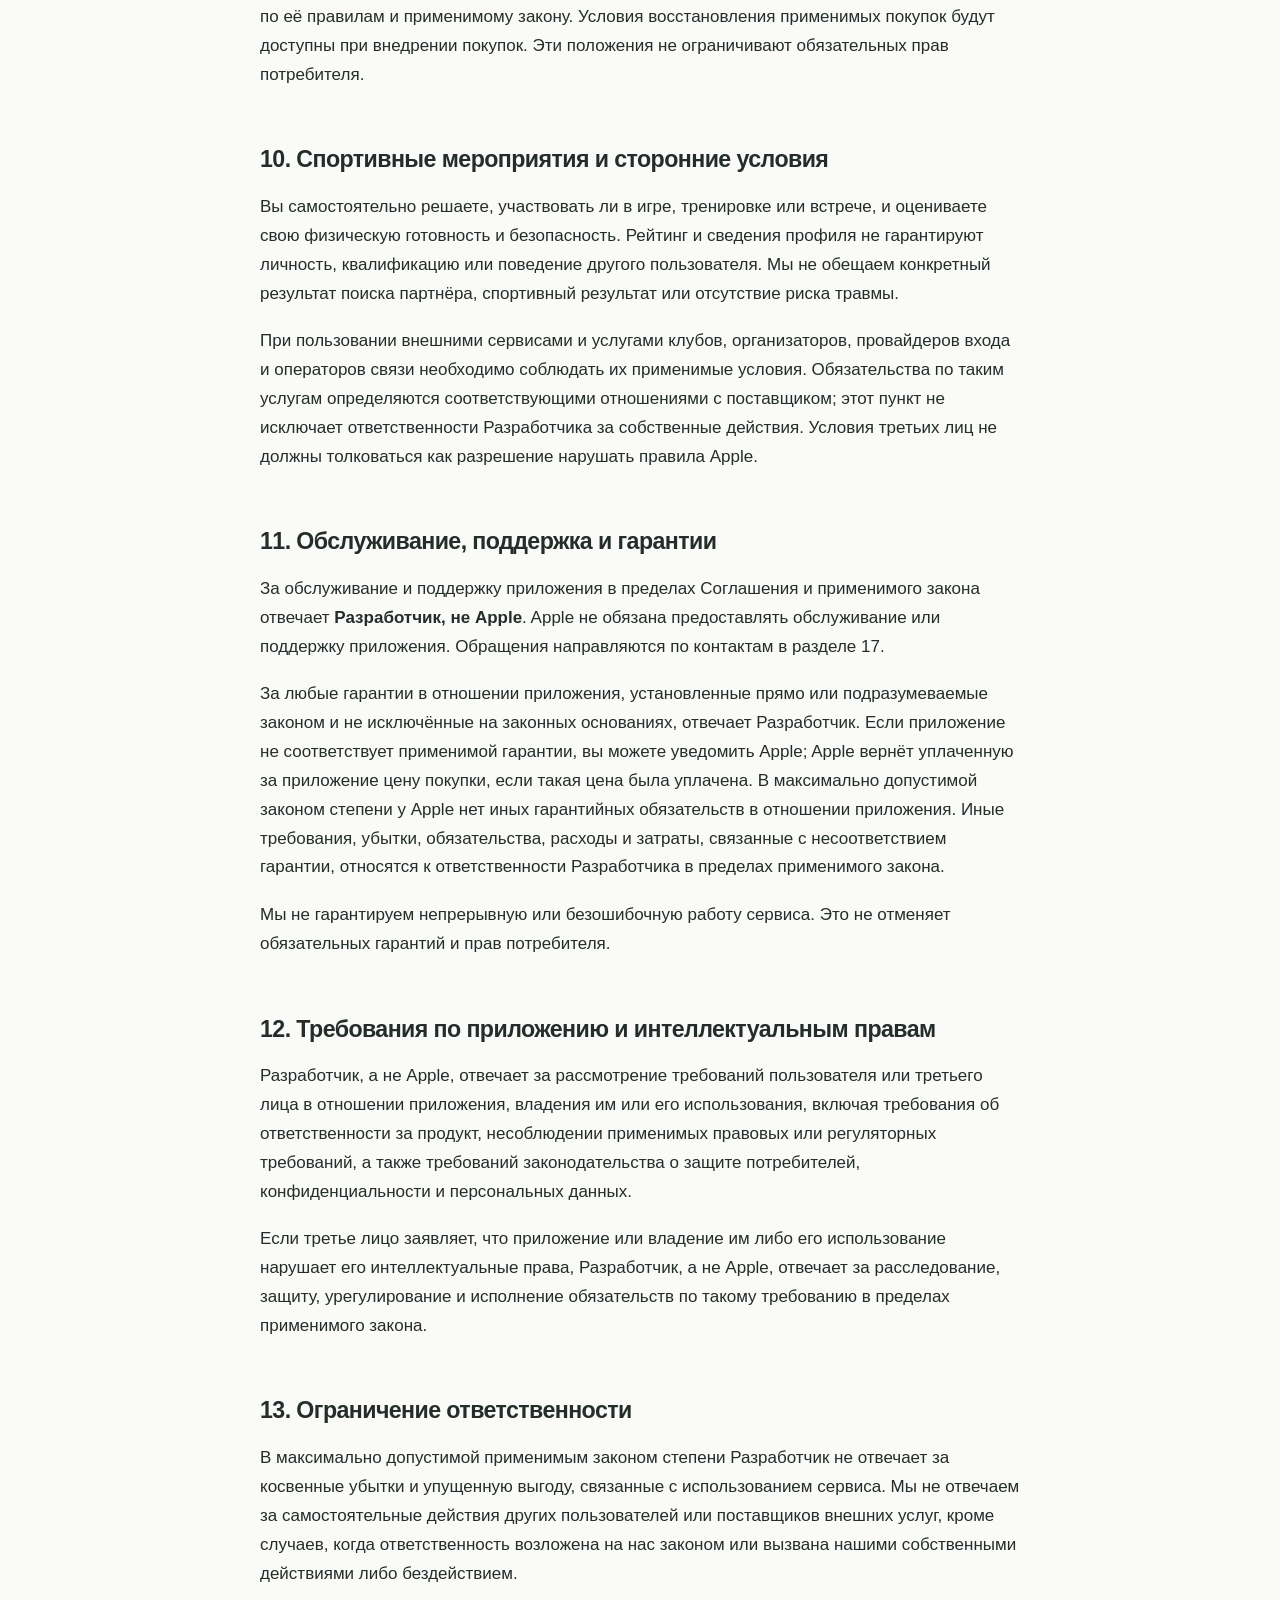
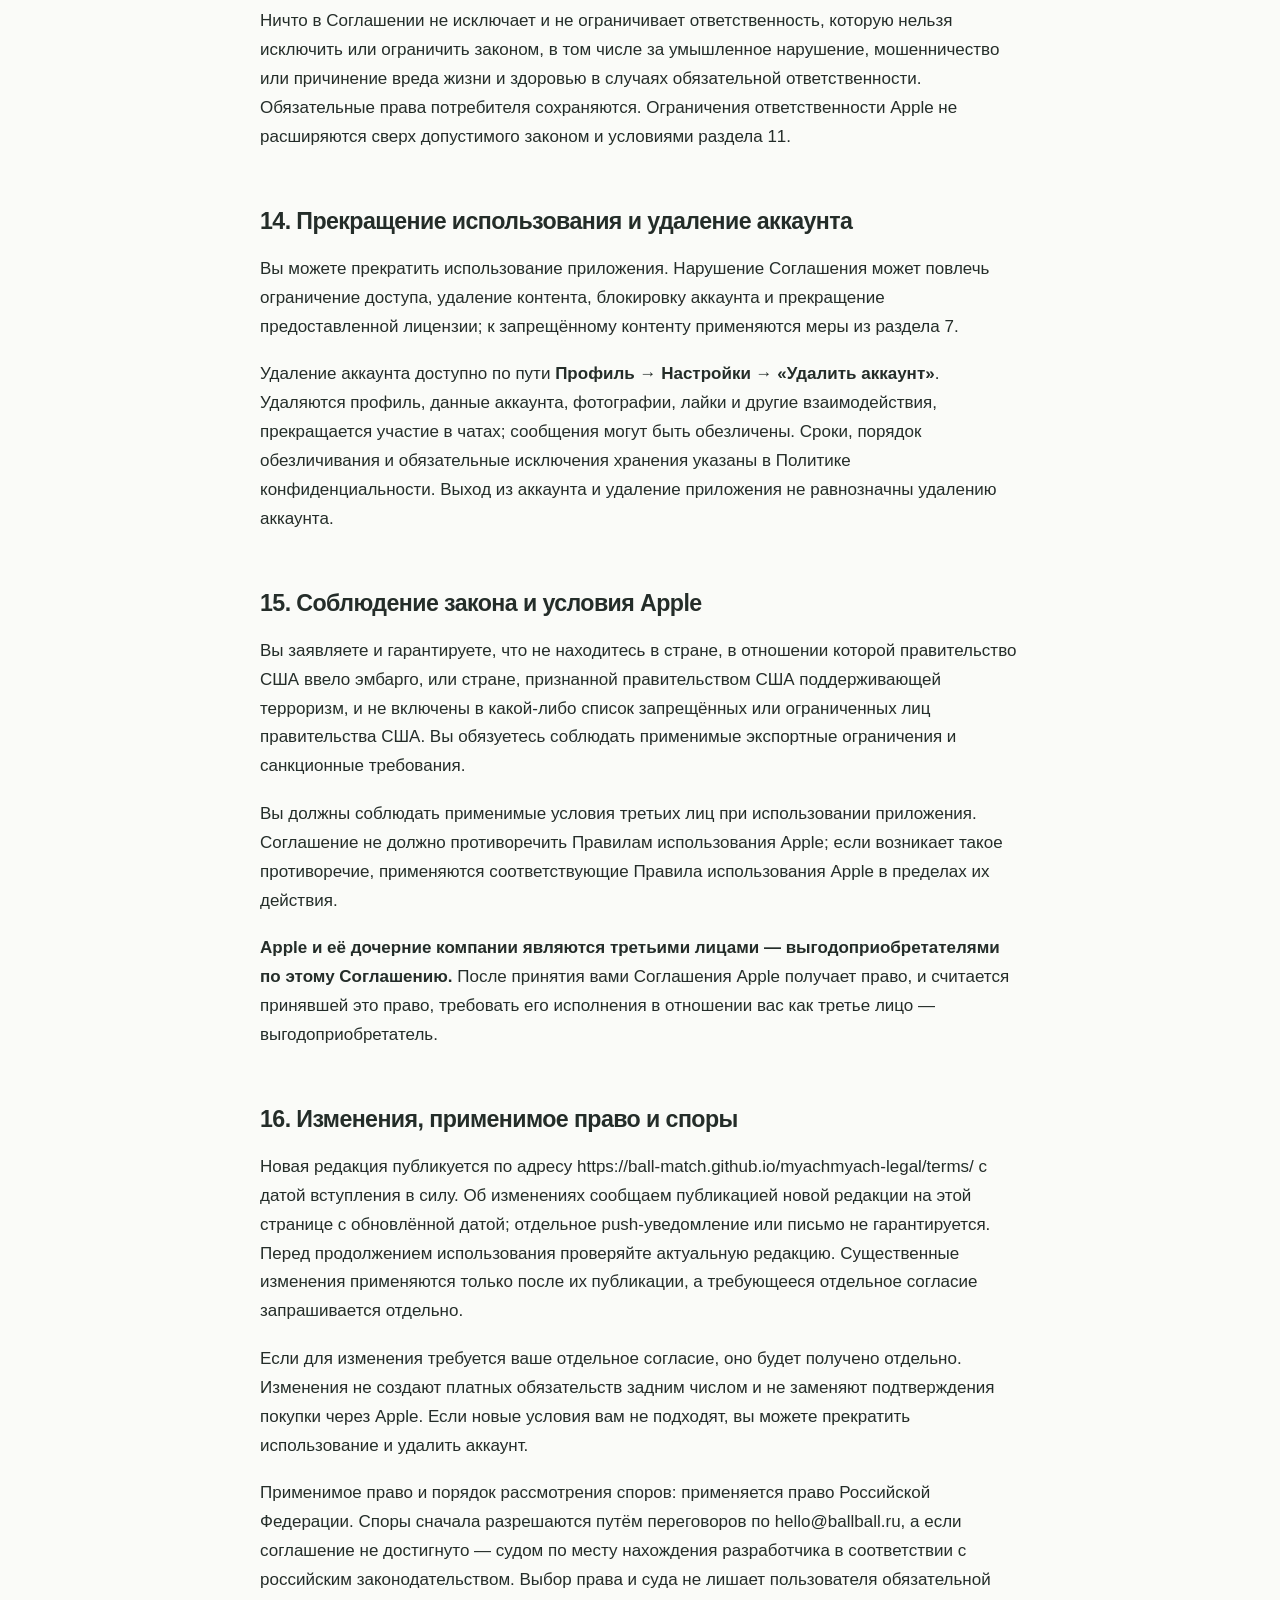
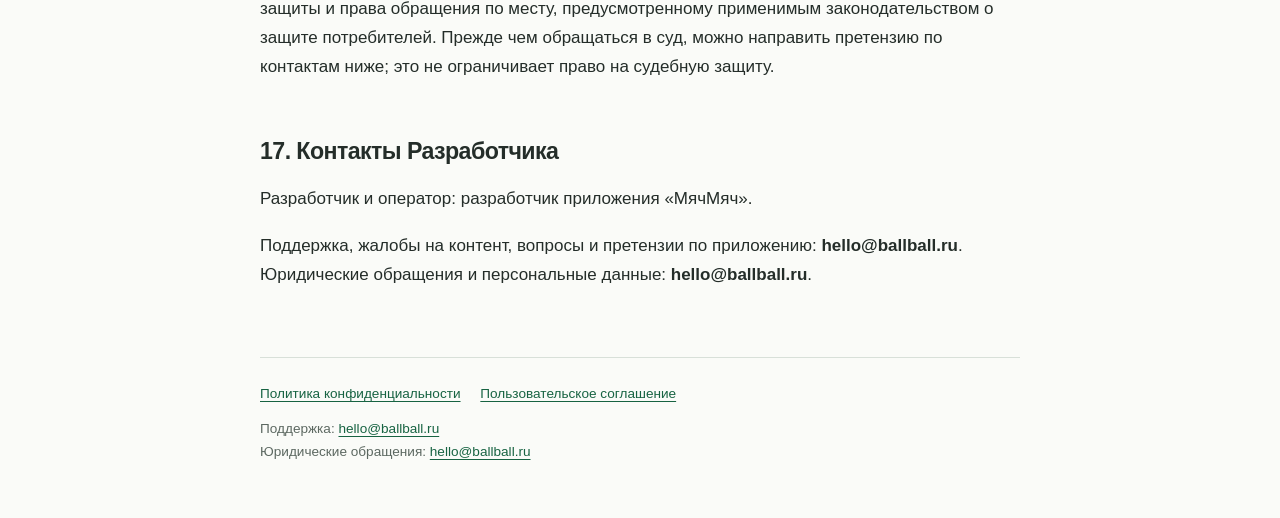
<file: terms/index.html>
<!doctype html>
<html lang="ru">
<head>
<meta charset="utf-8">
<meta name="viewport" content="width=device-width, initial-scale=1">
<meta name="color-scheme" content="light dark">

<title>Пользовательское соглашение приложения «МячМяч» (Myachmyach)</title>
<link rel="stylesheet" href="../style.css">
</head>
<body>
<a class="skip" href="#main">К содержанию</a>
<header class="site-header"><a class="brand" href="../index.html">МячМяч <span>/ Документы</span></a>
<nav aria-label="Язык"><span aria-current="page">RU</span> / <a href="../en/terms/index.html" lang="en" hreflang="en">English</a></nav></header>
<main id="main">
<p class="updated">Последнее обновление: <time datetime="2026-10-29">2026-10-29</time></p>
<h1>Пользовательское соглашение приложения «МячМяч» (Myachmyach)</h1>
<p>Лицензионное соглашение с конечным пользователем (EULA).</p>
<p>Дата вступления в силу: 29 октября 2026.</p>
<h2>1. Стороны и принятие Соглашения</h2>
<p>Соглашение заключается между вами и разработчиком приложения «МячМяч» (далее — «Разработчик», «мы»). <strong>Apple не является стороной Соглашения.</strong> За приложение и его содержание отвечает Разработчик, а не Apple.</p>
<p>Соглашение определяет условия использования iOS-приложения «МячМяч» и связанных с ним функций сервиса. Ознакомьтесь с ним до начала использования. Продолжая вход или регистрацию после показа ссылок на Соглашение и Политику конфиденциальности на экране входа, вы принимаете Соглашение. Отдельный флажок и отдельная серверная запись версии принятого Соглашения не используются.</p>
<p>Если вы не согласны с условиями, не используйте приложение. Обработка персональных данных описана в Политике конфиденциальности: https://ball-match.github.io/myachmyach-legal/privacy/. Принятие Соглашения не является согласием на tracking или иные операции, требующие отдельного согласия. Актуальная версия Соглашения: https://ball-match.github.io/myachmyach-legal/terms/.</p>
<h2>2. Назначение сервиса и возраст</h2>
<p>«МячМяч» — спортивное приложение для поиска клубов, организации матчей и тренировок, поиска партнёров по паделу и другим видам спорта, формирования микст-пар и общения. Раздел знакомств предназначен для знакомства с игроками и поиска партнёров. В приложении есть профили, фотографии, рейтинги, лайки, суперлайки и чаты.</p>
<p>Использовать сервис могут только лица <strong>от 18 лет</strong>. При регистрации возраст проверяется по дате рождения. Вы обязуетесь указывать достоверные сведения и не обходить возрастное ограничение. Аккаунты несовершеннолетних подлежат блокировке, а их данные — обработке и удалению по Политике конфиденциальности и применимому закону.</p>
<h2>3. Аккаунт</h2>
<p>Вход осуществляется через Apple, Google, Яндекс или email. Адрес email, предоставленный вами или провайдером входа, может храниться как часть аккаунта.</p>
<p>Вы отвечаете за достоверность предоставленных сведений и разумные меры защиты доступа к своему аккаунту. Не передавайте аккаунт другим лицам и не выдавайте себя за другого человека. Сообщайте о предполагаемом несанкционированном доступе в поддержку: hello@ballball.ru. Эти обязанности не освобождают Разработчика от его собственных обязанностей по безопасности.</p>
<h2>4. Лицензия на приложение</h2>
<p>Разработчик предоставляет вам ограниченную, неисключительную, непередаваемую лицензию на использование приложения на принадлежащих вам или контролируемых вами устройствах Apple, в соответствии с Правилами использования (Usage Rules) в Условиях использования медиасервисов Apple. Приложение может быть доступно и использоваться другими связанными с вами аккаунтами через Family Sharing или механизмы корпоративного приобретения, если это допускается применимыми Правилами использования Apple.</p>
<p>Приложение предоставляется по лицензии, а не продаётся. Нельзя перепродавать, сдавать в аренду, передавать сублицензии, незаконно копировать или изменять приложение, обходить технические ограничения либо пытаться получить исходный код, кроме случаев, когда такие действия прямо допускаются применимым законом. Условия лицензий на сторонние и открытые компоненты сохраняют силу.</p>
<h2>5. Пользовательский контент и права на него</h2>
<p>Вы отвечаете за размещаемые фотографии, тексты профиля, сообщения и другой пользовательский контент. Размещайте только материалы, на которые у вас есть необходимые права. Права на ваш контент остаются у вас.</p>
<p>Для работы сервиса вы предоставляете Разработчику неисключительное безвозмездное разрешение хранить, технически обрабатывать, воспроизводить и показывать контент соответствующим пользователям, доставлять сообщения и рассматривать контент при модерации. Разрешение действует в пределах целей работы сервиса и мест его технической обработки, а не даёт права использовать ваши фотографии в сторонней рекламе без отдельного законного основания. Разработчик может привлекать технических обработчиков только для этих целей.</p>
<p>После удаления контента или аккаунта такое использование прекращается с учётом сроков технического удаления, обезличивания сообщений и обязательного хранения, раскрытых в Политике конфиденциальности. Никакая часть этого пункта не заменяет согласия на обработку данных, если оно требуется законом.</p>
<h2>6. Запрещённые материалы и поведение</h2>
<p>В профилях, фотографиях, чатах и иных разделах запрещены:</p>
<ol>
<li>Оскорбления, травля, преследование, домогательства, угрозы и призывы к насилию.</li>
<li>Ненависть, дискриминация и унижение людей по признакам пола, расы, национальности, религии, сексуальной ориентации, инвалидности или иным защищаемым законом признакам.</li>
<li>Обнажённая натура, порнография, сексуальный контент и предложения сексуальных услуг.</li>
<li>Контент с участием несовершеннолетних, включая их изображения; сексуализация, эксплуатация несовершеннолетних и любые попытки вовлечь их в сервис.</li>
<li>Спам, массовые нежелательные сообщения и навязчивая реклама.</li>
<li>Мошенничество, фишинг, вымогательство, вводящие в заблуждение схемы и сбор чужих данных без законного основания.</li>
<li>Выдача себя за другого, поддельные аккаунты, использование чужих фотографий в качестве своих или вместо собственных фотографий профиля.</li>
<li>Нарушение авторских и иных интеллектуальных прав, публикация чужих персональных или конфиденциальных сведений без законного основания.</li>
<li>Вредоносные материалы, вмешательство в работу сервиса, обход блокировок и иные незаконные действия.</li>
</ol>
<h2>7. Нулевая терпимость, жалобы и блокировка</h2>
<p>Фотографии пользователей проверяются модераторами до публикации в течение 24 часов после загрузки.</p>
<p>Мы придерживаемся <strong>нулевой терпимости к недопустимому контенту и нарушителям</strong>. При установлении нарушения запрещённый контент удаляется, аккаунт нарушителя блокируется. При серьёзном нарушении меры могут быть приняты без предварительного предупреждения. Угроза безопасности или признаки преступления могут потребовать обращения в компетентные органы в соответствии с законом.</p>
<p>Пожаловаться на пользователя или заблокировать его можно из меню карточки, профиля или чата. В жалобе укажите причину и, при необходимости, комментарий. Блокировка ограничивает взаимодействие с выбранным пользователем; сама по себе она не заменяет жалобу для рассмотрения модератором.</p>
<p><strong>Жалобы рассматриваются в течение 24 часов после получения.</strong> Модерация проверяет сообщение и принимает необходимые меры. Если функция жалобы недоступна, отправьте сведения о нарушении на hello@ballball.ru. Для пересмотра решения также можно обратиться по этому адресу, указав аккаунт и обстоятельства. Это способ обращения в поддержку, а не обещание отдельной функции обжалования в приложении.</p>
<h2>8. Premium и суперлайки сейчас</h2>
<p>В период запуска Premium <strong>бесплатен для всех пользователей</strong>: для активации нужно нажать «Получить бесплатно». Premium предоставляется на один месяц и может быть продлён бесплатно. Суперлайки пополняются еженедельно бесплатно; доступный лимит и момент пополнения показываются в приложении.</p>
<p>Сейчас платежей в приложении нет, пакеты суперлайков не продаются и промокоды не используются. Бесплатная активация не создаёт платную подписку, не включает платное автопродление и не превращается автоматически в платную услугу. Указание срока Premium не означает согласия на последующее списание денег.</p>
<h2>9. Если платные функции появятся в будущем</h2>
<p>Этот раздел не означает, что платные функции уже доступны. Перед их запуском мы обновим условия и интерфейс. Платные цифровые функции будут оплачиваться только через <strong>Apple In-App Purchase</strong> по правилам Apple, с отдельным подтверждением покупки пользователем. Бесплатный доступ не переводится на оплату без такого подтверждения.</p>
<p>До покупки будут показаны состав функции, цена, период, условия пробного предложения при его наличии и условия продления. Если продукт является автоматически продлеваемой подпиской, списание производится через Apple Account (Apple ID), а подписка продлевается, пока пользователь не отключит продление. Отключить его нужно не позднее чем за 24 часа до окончания текущего периода; списание за новый период может происходить в течение последних 24 часов текущего периода по условиям Apple, показанным при покупке.</p>
<p>Управлять подпиской и отменять продление можно в настройках Apple ID: «Настройки → ваше имя → Подписки». Удаление приложения или аккаунта само по себе не отменяет будущую подписку Apple. После отмены доступ обычно сохраняется до конца оплаченного периода, если применимые правила Apple или закон не предусматривают иное.</p>
<p>Запросы возврата средств подаются Apple через её средства поддержки и рассматриваются по её правилам и применимому закону. Условия восстановления применимых покупок будут доступны при внедрении покупок. Эти положения не ограничивают обязательных прав потребителя.</p>
<h2>10. Спортивные мероприятия и сторонние условия</h2>
<p>Вы самостоятельно решаете, участвовать ли в игре, тренировке или встрече, и оцениваете свою физическую готовность и безопасность. Рейтинг и сведения профиля не гарантируют личность, квалификацию или поведение другого пользователя. Мы не обещаем конкретный результат поиска партнёра, спортивный результат или отсутствие риска травмы.</p>
<p>При пользовании внешними сервисами и услугами клубов, организаторов, провайдеров входа и операторов связи необходимо соблюдать их применимые условия. Обязательства по таким услугам определяются соответствующими отношениями с поставщиком; этот пункт не исключает ответственности Разработчика за собственные действия. Условия третьих лиц не должны толковаться как разрешение нарушать правила Apple.</p>
<h2>11. Обслуживание, поддержка и гарантии</h2>
<p>За обслуживание и поддержку приложения в пределах Соглашения и применимого закона отвечает <strong>Разработчик, не Apple</strong>. Apple не обязана предоставлять обслуживание или поддержку приложения. Обращения направляются по контактам в разделе 17.</p>
<p>За любые гарантии в отношении приложения, установленные прямо или подразумеваемые законом и не исключённые на законных основаниях, отвечает Разработчик. Если приложение не соответствует применимой гарантии, вы можете уведомить Apple; Apple вернёт уплаченную за приложение цену покупки, если такая цена была уплачена. В максимально допустимой законом степени у Apple нет иных гарантийных обязательств в отношении приложения. Иные требования, убытки, обязательства, расходы и затраты, связанные с несоответствием гарантии, относятся к ответственности Разработчика в пределах применимого закона.</p>
<p>Мы не гарантируем непрерывную или безошибочную работу сервиса. Это не отменяет обязательных гарантий и прав потребителя.</p>
<h2>12. Требования по приложению и интеллектуальным правам</h2>
<p>Разработчик, а не Apple, отвечает за рассмотрение требований пользователя или третьего лица в отношении приложения, владения им или его использования, включая требования об ответственности за продукт, несоблюдении применимых правовых или регуляторных требований, а также требований законодательства о защите потребителей, конфиденциальности и персональных данных.</p>
<p>Если третье лицо заявляет, что приложение или владение им либо его использование нарушает его интеллектуальные права, Разработчик, а не Apple, отвечает за расследование, защиту, урегулирование и исполнение обязательств по такому требованию в пределах применимого закона.</p>
<h2>13. Ограничение ответственности</h2>
<p>В максимально допустимой применимым законом степени Разработчик не отвечает за косвенные убытки и упущенную выгоду, связанные с использованием сервиса. Мы не отвечаем за самостоятельные действия других пользователей или поставщиков внешних услуг, кроме случаев, когда ответственность возложена на нас законом или вызвана нашими собственными действиями либо бездействием.</p>
<p>Ничто в Соглашении не исключает и не ограничивает ответственность, которую нельзя исключить или ограничить законом, в том числе за умышленное нарушение, мошенничество или причинение вреда жизни и здоровью в случаях обязательной ответственности. Обязательные права потребителя сохраняются. Ограничения ответственности Apple не расширяются сверх допустимого законом и условиями раздела 11.</p>
<h2>14. Прекращение использования и удаление аккаунта</h2>
<p>Вы можете прекратить использование приложения. Нарушение Соглашения может повлечь ограничение доступа, удаление контента, блокировку аккаунта и прекращение предоставленной лицензии; к запрещённому контенту применяются меры из раздела 7.</p>
<p>Удаление аккаунта доступно по пути <strong>Профиль → Настройки → «Удалить аккаунт»</strong>. Удаляются профиль, данные аккаунта, фотографии, лайки и другие взаимодействия, прекращается участие в чатах; сообщения могут быть обезличены. Сроки, порядок обезличивания и обязательные исключения хранения указаны в Политике конфиденциальности. Выход из аккаунта и удаление приложения не равнозначны удалению аккаунта.</p>
<h2>15. Соблюдение закона и условия Apple</h2>
<p>Вы заявляете и гарантируете, что не находитесь в стране, в отношении которой правительство США ввело эмбарго, или стране, признанной правительством США поддерживающей терроризм, и не включены в какой-либо список запрещённых или ограниченных лиц правительства США. Вы обязуетесь соблюдать применимые экспортные ограничения и санкционные требования.</p>
<p>Вы должны соблюдать применимые условия третьих лиц при использовании приложения. Соглашение не должно противоречить Правилам использования Apple; если возникает такое противоречие, применяются соответствующие Правила использования Apple в пределах их действия.</p>
<p><strong>Apple и её дочерние компании являются третьими лицами — выгодоприобретателями по этому Соглашению.</strong> После принятия вами Соглашения Apple получает право, и считается принявшей это право, требовать его исполнения в отношении вас как третье лицо — выгодоприобретатель.</p>
<h2>16. Изменения, применимое право и споры</h2>
<p>Новая редакция публикуется по адресу https://ball-match.github.io/myachmyach-legal/terms/ с датой вступления в силу. Об изменениях сообщаем публикацией новой редакции на этой странице с обновлённой датой; отдельное push-уведомление или письмо не гарантируется. Перед продолжением использования проверяйте актуальную редакцию. Существенные изменения применяются только после их публикации, а требующееся отдельное согласие запрашивается отдельно.</p>
<p>Если для изменения требуется ваше отдельное согласие, оно будет получено отдельно. Изменения не создают платных обязательств задним числом и не заменяют подтверждения покупки через Apple. Если новые условия вам не подходят, вы можете прекратить использование и удалить аккаунт.</p>
<p>Применимое право и порядок рассмотрения споров: применяется право Российской Федерации. Споры сначала разрешаются путём переговоров по hello@ballball.ru, а если соглашение не достигнуто — судом по месту нахождения разработчика в соответствии с российским законодательством. Выбор права и суда не лишает пользователя обязательной защиты и права обращения по месту, предусмотренному применимым законодательством о защите потребителей. Прежде чем обращаться в суд, можно направить претензию по контактам ниже; это не ограничивает право на судебную защиту.</p>
<h2>17. Контакты Разработчика</h2>
<p>Разработчик и оператор: разработчик приложения «МячМяч».</p>
<p>Поддержка, жалобы на контент, вопросы и претензии по приложению: <strong>hello@ballball.ru</strong>. Юридические обращения и персональные данные: <strong>hello@ballball.ru</strong>.</p>
</main>
<footer><a href="../privacy/index.html">Политика конфиденциальности</a>
<a href="index.html">Пользовательское соглашение</a>
<p>Поддержка: <a href="mailto:hello@ballball.ru">hello@ballball.ru</a><br>
Юридические обращения: <a href="mailto:hello@ballball.ru">hello@ballball.ru</a></p></footer>
</body>
</html>
</file>
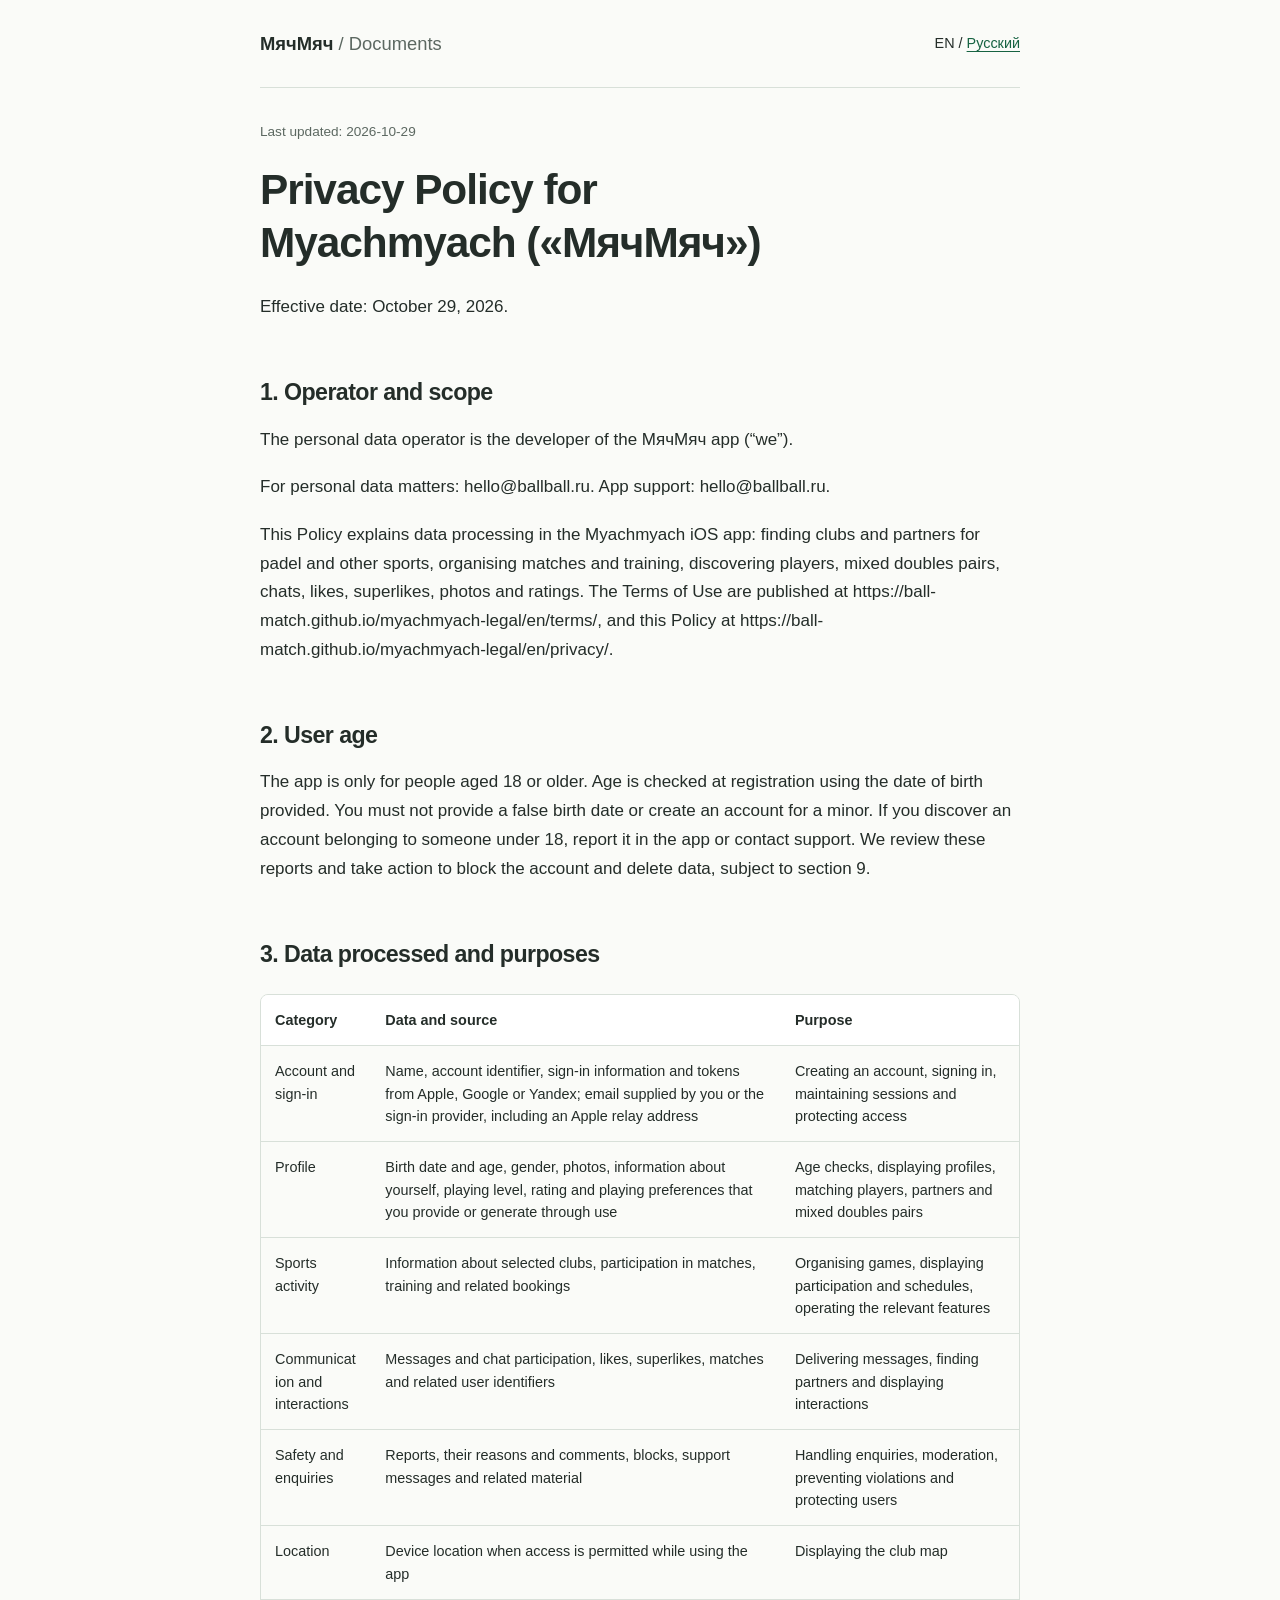
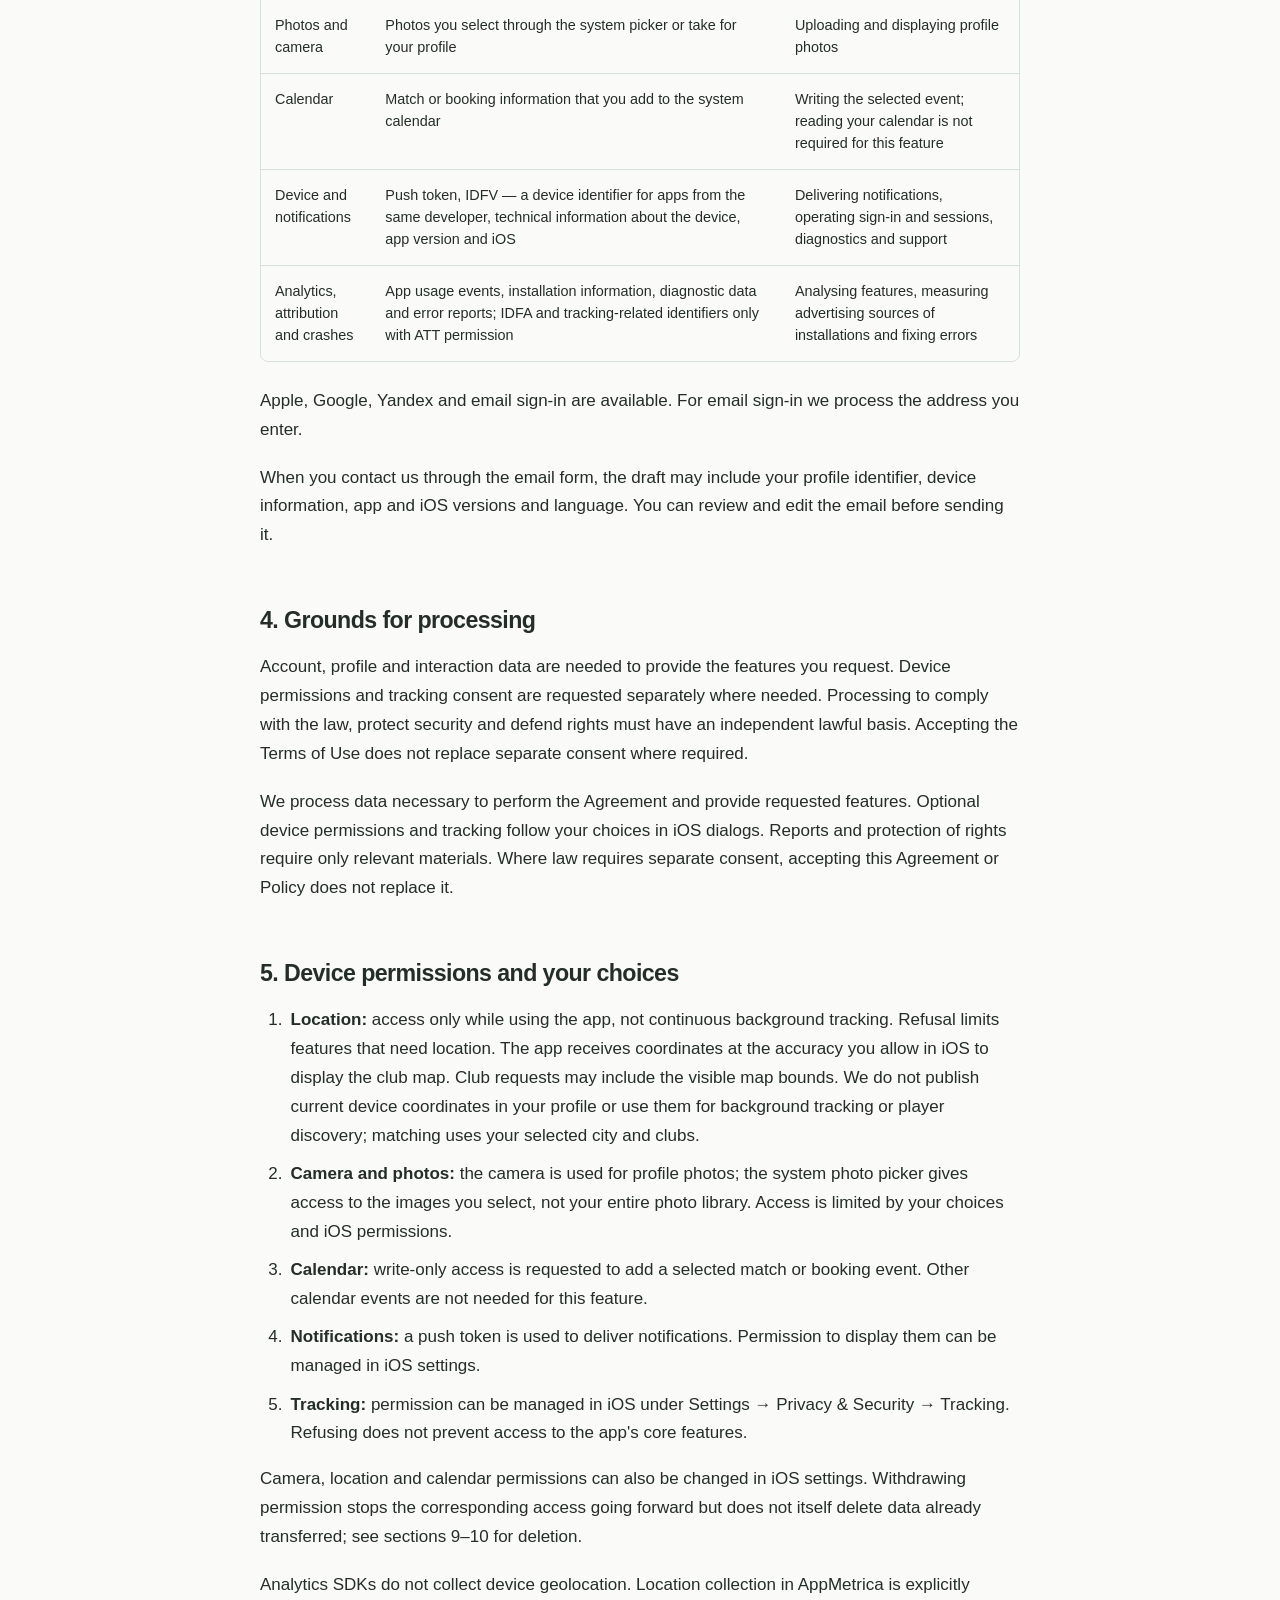
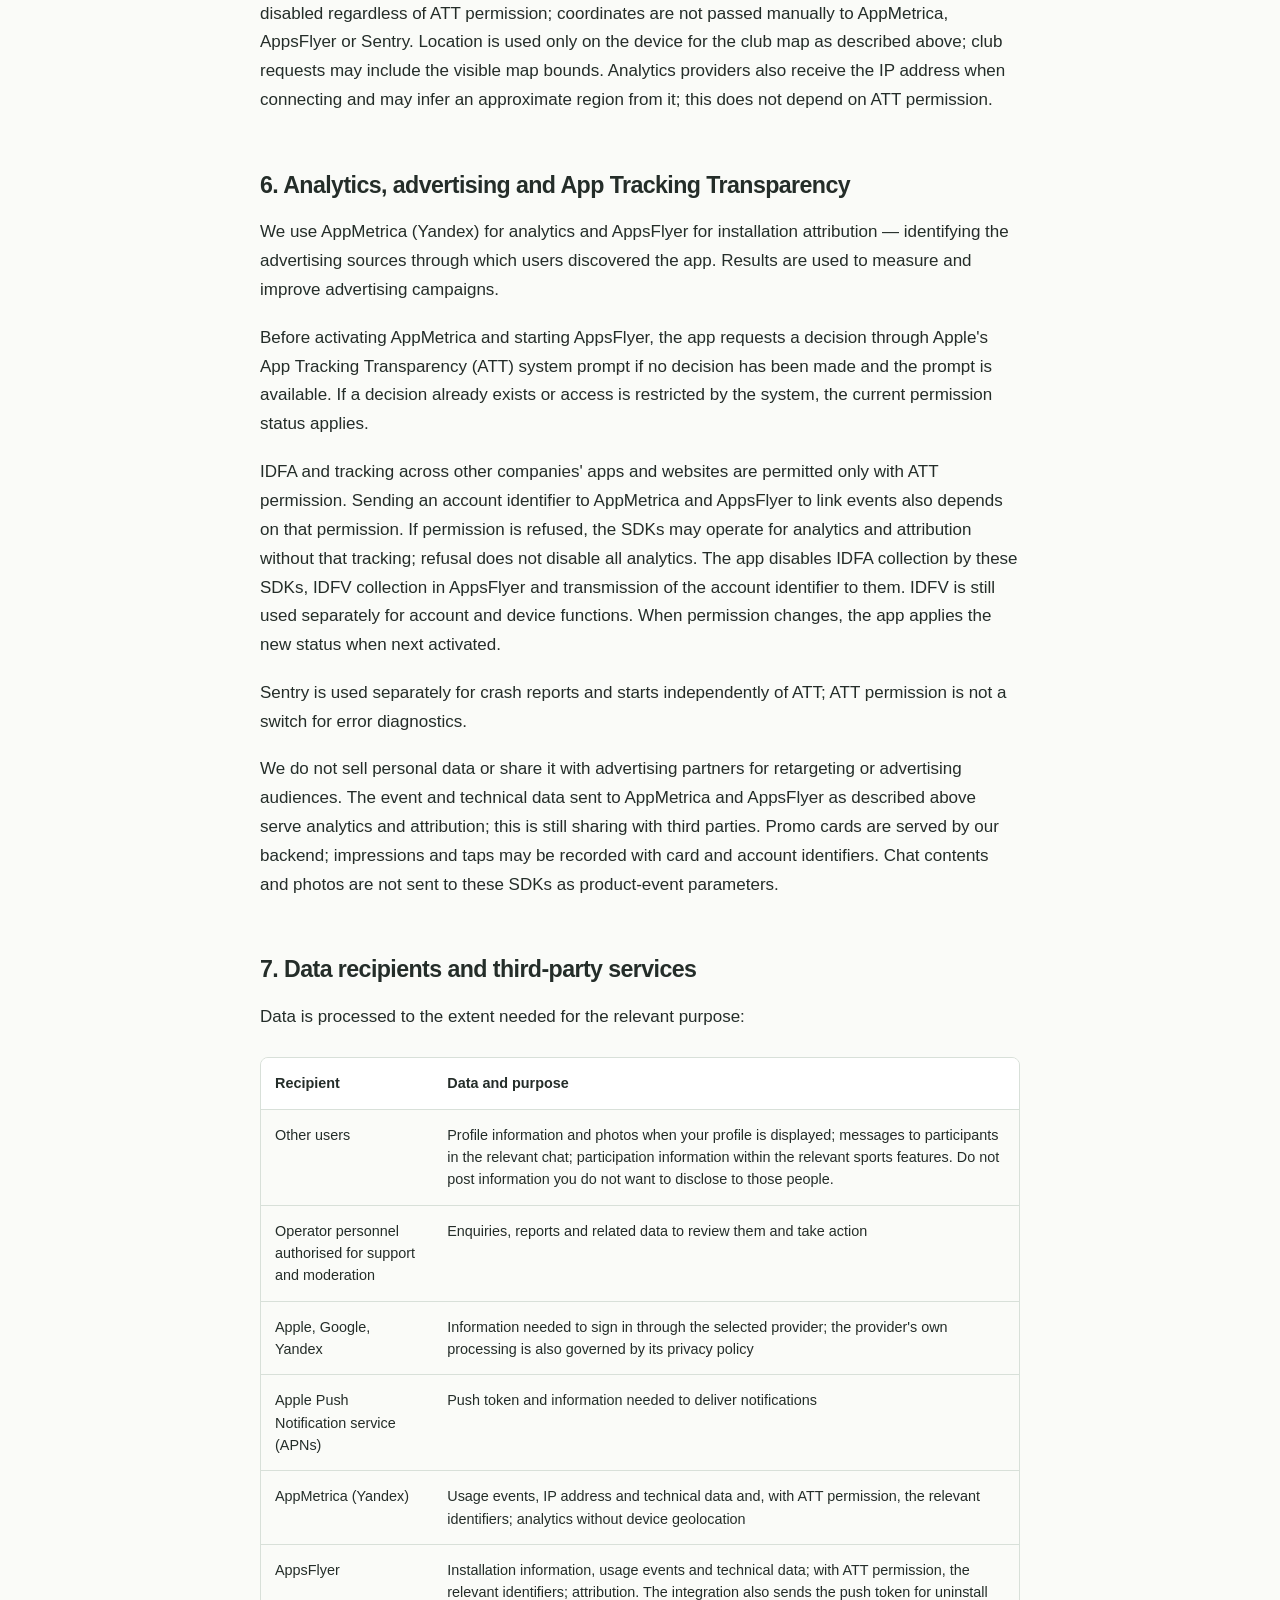
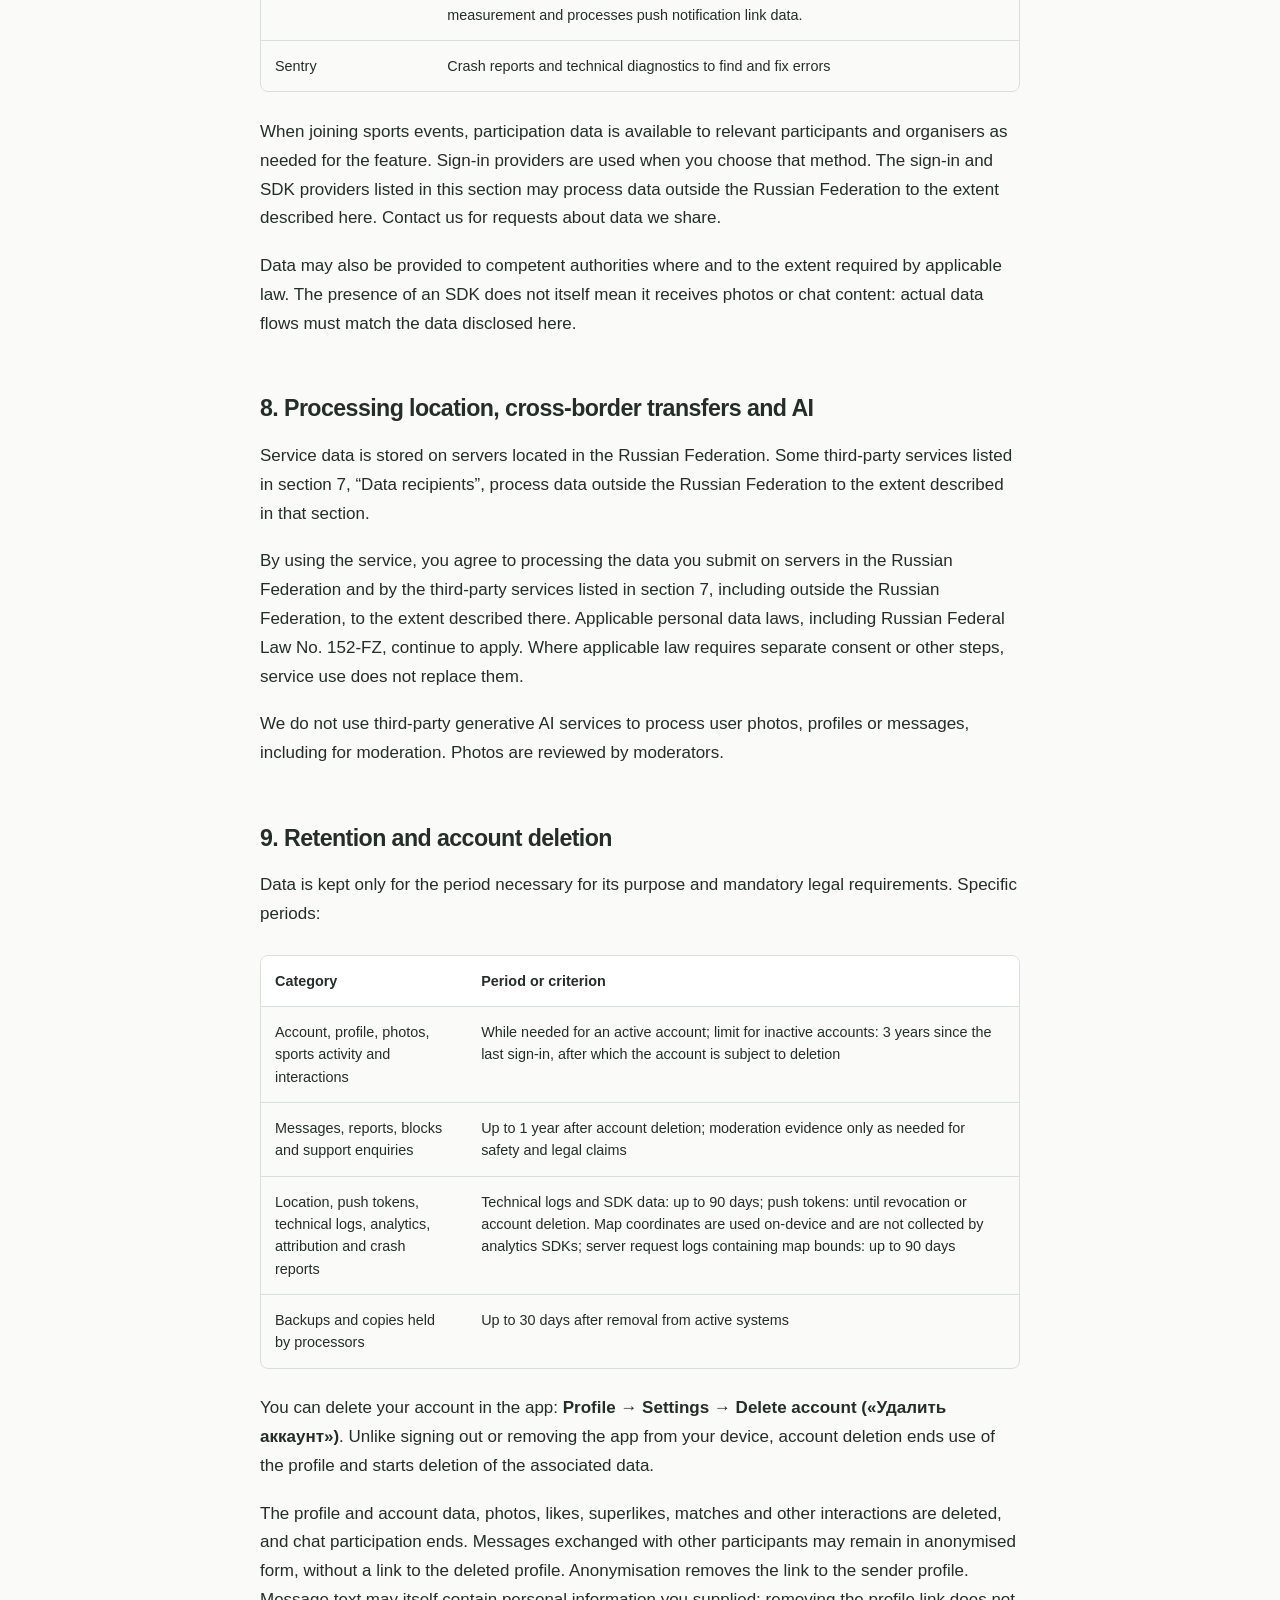
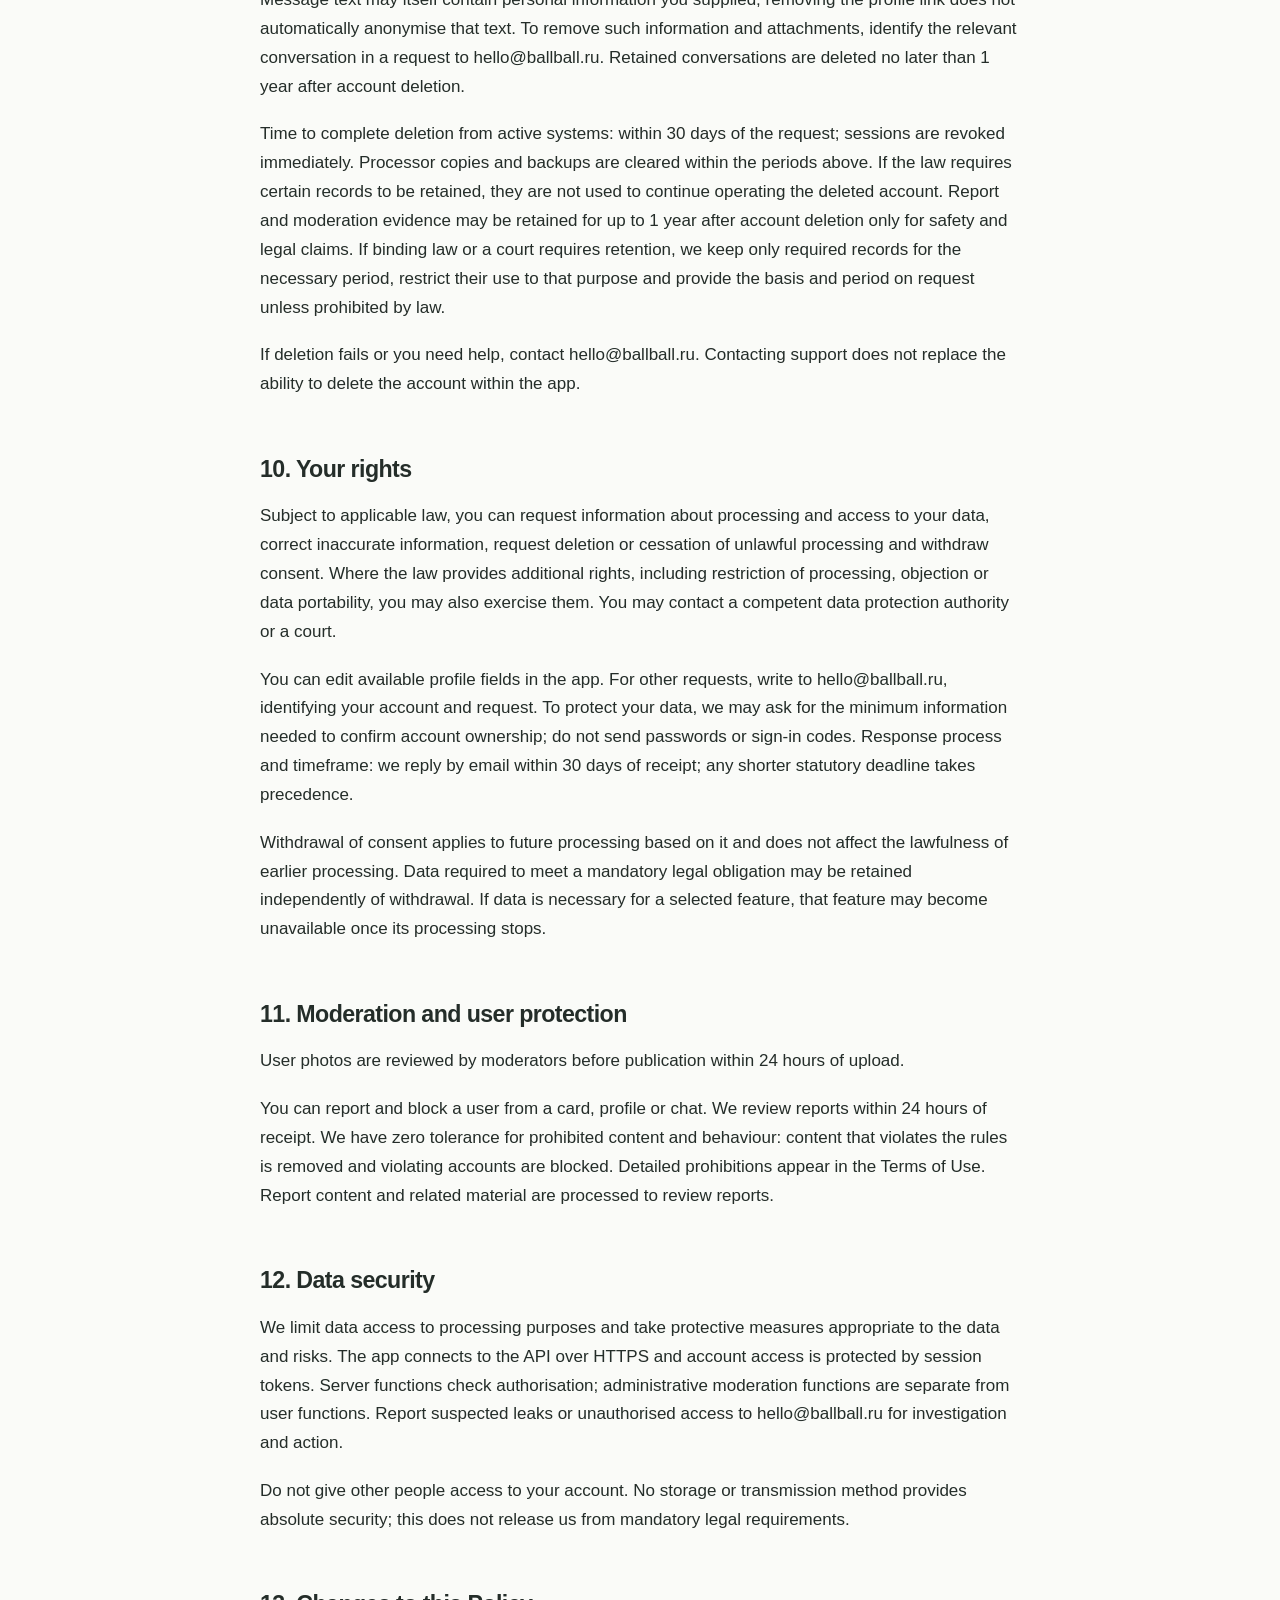
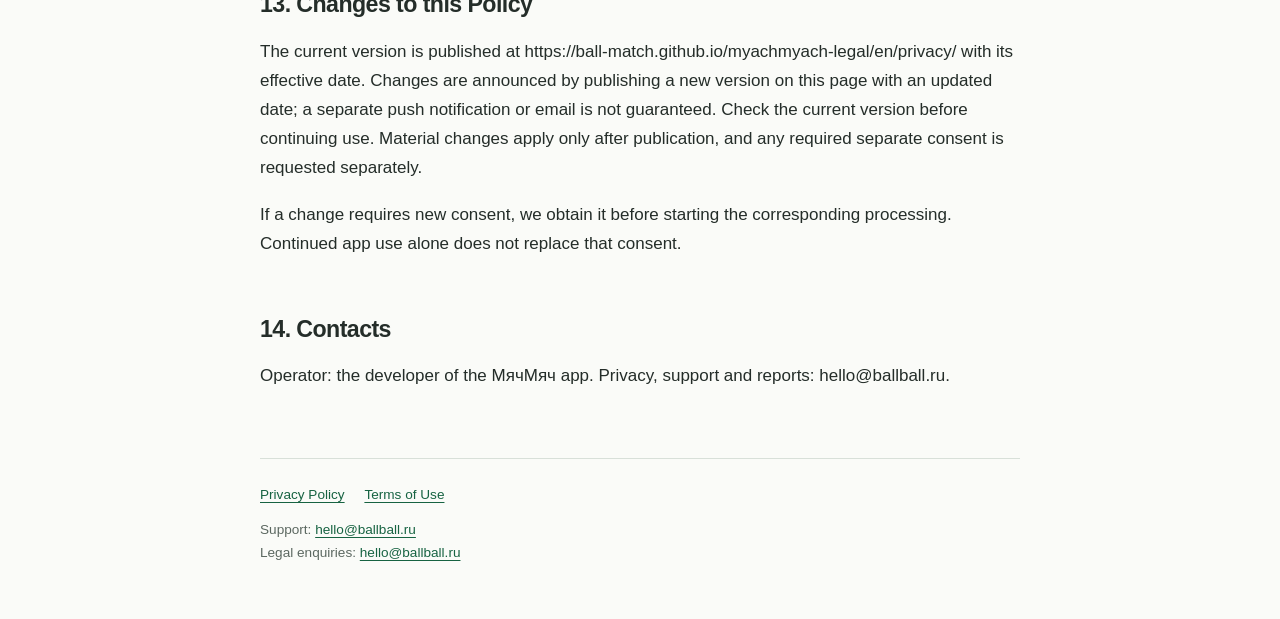
<file: en/privacy/index.html>
<!doctype html>
<html lang="en">
<head>
<meta charset="utf-8">
<meta name="viewport" content="width=device-width, initial-scale=1">
<meta name="color-scheme" content="light dark">

<title>Privacy Policy for Myachmyach («МячМяч»)</title>
<link rel="stylesheet" href="../../style.css">
</head>
<body>
<a class="skip" href="#main">Skip to content</a>
<header class="site-header"><a class="brand" href="../../index.html">МячМяч <span>/ Documents</span></a>
<nav aria-label="Language"><span aria-current="page">EN</span> / <a href="../../privacy/index.html" lang="ru" hreflang="ru">Русский</a></nav></header>
<main id="main">
<p class="updated">Last updated: <time datetime="2026-10-29">2026-10-29</time></p>
<h1>Privacy Policy for Myachmyach («МячМяч»)</h1>
<p>Effective date: October 29, 2026.</p>
<h2>1. Operator and scope</h2>
<p>The personal data operator is the developer of the МячМяч app (“we”).</p>
<p>For personal data matters: hello@ballball.ru. App support: hello@ballball.ru.</p>
<p>This Policy explains data processing in the Myachmyach iOS app: finding clubs and partners for padel and other sports, organising matches and training, discovering players, mixed doubles pairs, chats, likes, superlikes, photos and ratings. The Terms of Use are published at https://ball-match.github.io/myachmyach-legal/en/terms/, and this Policy at https://ball-match.github.io/myachmyach-legal/en/privacy/.</p>
<h2>2. User age</h2>
<p>The app is only for people aged 18 or older. Age is checked at registration using the date of birth provided. You must not provide a false birth date or create an account for a minor. If you discover an account belonging to someone under 18, report it in the app or contact support. We review these reports and take action to block the account and delete data, subject to section 9.</p>
<h2>3. Data processed and purposes</h2>
<div class="table-scroll" role="region" aria-label="Data table" tabindex="0"><table><thead><tr>
<th scope="col">Category</th>
<th scope="col">Data and source</th>
<th scope="col">Purpose</th>
</tr></thead><tbody>
<tr><td>Account and sign-in</td><td>Name, account identifier, sign-in information and tokens from Apple, Google or Yandex; email supplied by you or the sign-in provider, including an Apple relay address</td><td>Creating an account, signing in, maintaining sessions and protecting access</td></tr>
<tr><td>Profile</td><td>Birth date and age, gender, photos, information about yourself, playing level, rating and playing preferences that you provide or generate through use</td><td>Age checks, displaying profiles, matching players, partners and mixed doubles pairs</td></tr>
<tr><td>Sports activity</td><td>Information about selected clubs, participation in matches, training and related bookings</td><td>Organising games, displaying participation and schedules, operating the relevant features</td></tr>
<tr><td>Communication and interactions</td><td>Messages and chat participation, likes, superlikes, matches and related user identifiers</td><td>Delivering messages, finding partners and displaying interactions</td></tr>
<tr><td>Safety and enquiries</td><td>Reports, their reasons and comments, blocks, support messages and related material</td><td>Handling enquiries, moderation, preventing violations and protecting users</td></tr>
<tr><td>Location</td><td>Device location when access is permitted while using the app</td><td>Displaying the club map</td></tr>
<tr><td>Photos and camera</td><td>Photos you select through the system picker or take for your profile</td><td>Uploading and displaying profile photos</td></tr>
<tr><td>Calendar</td><td>Match or booking information that you add to the system calendar</td><td>Writing the selected event; reading your calendar is not required for this feature</td></tr>
<tr><td>Device and notifications</td><td>Push token, IDFV — a device identifier for apps from the same developer, technical information about the device, app version and iOS</td><td>Delivering notifications, operating sign-in and sessions, diagnostics and support</td></tr>
<tr><td>Analytics, attribution and crashes</td><td>App usage events, installation information, diagnostic data and error reports; IDFA and tracking-related identifiers only with ATT permission</td><td>Analysing features, measuring advertising sources of installations and fixing errors</td></tr>
</tbody></table></div>
<p>Apple, Google, Yandex and email sign-in are available. For email sign-in we process the address you enter.</p>
<p>When you contact us through the email form, the draft may include your profile identifier, device information, app and iOS versions and language. You can review and edit the email before sending it.</p>
<h2>4. Grounds for processing</h2>
<p>Account, profile and interaction data are needed to provide the features you request. Device permissions and tracking consent are requested separately where needed. Processing to comply with the law, protect security and defend rights must have an independent lawful basis. Accepting the Terms of Use does not replace separate consent where required.</p>
<p>We process data necessary to perform the Agreement and provide requested features. Optional device permissions and tracking follow your choices in iOS dialogs. Reports and protection of rights require only relevant materials. Where law requires separate consent, accepting this Agreement or Policy does not replace it.</p>
<h2>5. Device permissions and your choices</h2>
<ol>
<li><strong>Location:</strong> access only while using the app, not continuous background tracking. Refusal limits features that need location. The app receives coordinates at the accuracy you allow in iOS to display the club map. Club requests may include the visible map bounds. We do not publish current device coordinates in your profile or use them for background tracking or player discovery; matching uses your selected city and clubs.</li>
<li><strong>Camera and photos:</strong> the camera is used for profile photos; the system photo picker gives access to the images you select, not your entire photo library. Access is limited by your choices and iOS permissions.</li>
<li><strong>Calendar:</strong> write-only access is requested to add a selected match or booking event. Other calendar events are not needed for this feature.</li>
<li><strong>Notifications:</strong> a push token is used to deliver notifications. Permission to display them can be managed in iOS settings.</li>
<li><strong>Tracking:</strong> permission can be managed in iOS under Settings → Privacy &amp; Security → Tracking. Refusing does not prevent access to the app's core features.</li>
</ol>
<p>Camera, location and calendar permissions can also be changed in iOS settings. Withdrawing permission stops the corresponding access going forward but does not itself delete data already transferred; see sections 9–10 for deletion.</p>
<p>Analytics SDKs do not collect device geolocation. Location collection in AppMetrica is explicitly disabled regardless of ATT permission; coordinates are not passed manually to AppMetrica, AppsFlyer or Sentry. Location is used only on the device for the club map as described above; club requests may include the visible map bounds. Analytics providers also receive the IP address when connecting and may infer an approximate region from it; this does not depend on ATT permission.</p>
<h2>6. Analytics, advertising and App Tracking Transparency</h2>
<p>We use AppMetrica (Yandex) for analytics and AppsFlyer for installation attribution — identifying the advertising sources through which users discovered the app. Results are used to measure and improve advertising campaigns.</p>
<p>Before activating AppMetrica and starting AppsFlyer, the app requests a decision through Apple's App Tracking Transparency (ATT) system prompt if no decision has been made and the prompt is available. If a decision already exists or access is restricted by the system, the current permission status applies.</p>
<p>IDFA and tracking across other companies' apps and websites are permitted only with ATT permission. Sending an account identifier to AppMetrica and AppsFlyer to link events also depends on that permission. If permission is refused, the SDKs may operate for analytics and attribution without that tracking; refusal does not disable all analytics. The app disables IDFA collection by these SDKs, IDFV collection in AppsFlyer and transmission of the account identifier to them. IDFV is still used separately for account and device functions. When permission changes, the app applies the new status when next activated.</p>
<p>Sentry is used separately for crash reports and starts independently of ATT; ATT permission is not a switch for error diagnostics.</p>
<p>We do not sell personal data or share it with advertising partners for retargeting or advertising audiences. The event and technical data sent to AppMetrica and AppsFlyer as described above serve analytics and attribution; this is still sharing with third parties. Promo cards are served by our backend; impressions and taps may be recorded with card and account identifiers. Chat contents and photos are not sent to these SDKs as product-event parameters.</p>
<h2>7. Data recipients and third-party services</h2>
<p>Data is processed to the extent needed for the relevant purpose:</p>
<div class="table-scroll" role="region" aria-label="Data table" tabindex="0"><table><thead><tr>
<th scope="col">Recipient</th>
<th scope="col">Data and purpose</th>
</tr></thead><tbody>
<tr><td>Other users</td><td>Profile information and photos when your profile is displayed; messages to participants in the relevant chat; participation information within the relevant sports features. Do not post information you do not want to disclose to those people.</td></tr>
<tr><td>Operator personnel authorised for support and moderation</td><td>Enquiries, reports and related data to review them and take action</td></tr>
<tr><td>Apple, Google, Yandex</td><td>Information needed to sign in through the selected provider; the provider's own processing is also governed by its privacy policy</td></tr>
<tr><td>Apple Push Notification service (APNs)</td><td>Push token and information needed to deliver notifications</td></tr>
<tr><td>AppMetrica (Yandex)</td><td>Usage events, IP address and technical data and, with ATT permission, the relevant identifiers; analytics without device geolocation</td></tr>
<tr><td>AppsFlyer</td><td>Installation information, usage events and technical data; with ATT permission, the relevant identifiers; attribution. The integration also sends the push token for uninstall measurement and processes push notification link data.</td></tr>
<tr><td>Sentry</td><td>Crash reports and technical diagnostics to find and fix errors</td></tr>
</tbody></table></div>
<p>When joining sports events, participation data is available to relevant participants and organisers as needed for the feature. Sign-in providers are used when you choose that method. The sign-in and SDK providers listed in this section may process data outside the Russian Federation to the extent described here. Contact us for requests about data we share.</p>
<p>Data may also be provided to competent authorities where and to the extent required by applicable law. The presence of an SDK does not itself mean it receives photos or chat content: actual data flows must match the data disclosed here.</p>
<h2>8. Processing location, cross-border transfers and AI</h2>
<p>Service data is stored on servers located in the Russian Federation. Some third-party services listed in section 7, “Data recipients”, process data outside the Russian Federation to the extent described in that section.</p>
<p>By using the service, you agree to processing the data you submit on servers in the Russian Federation and by the third-party services listed in section 7, including outside the Russian Federation, to the extent described there. Applicable personal data laws, including Russian Federal Law No. 152-FZ, continue to apply. Where applicable law requires separate consent or other steps, service use does not replace them.</p>
<p>We do not use third-party generative AI services to process user photos, profiles or messages, including for moderation. Photos are reviewed by moderators.</p>
<h2>9. Retention and account deletion</h2>
<p>Data is kept only for the period necessary for its purpose and mandatory legal requirements. Specific periods:</p>
<div class="table-scroll" role="region" aria-label="Data table" tabindex="0"><table><thead><tr>
<th scope="col">Category</th>
<th scope="col">Period or criterion</th>
</tr></thead><tbody>
<tr><td>Account, profile, photos, sports activity and interactions</td><td>While needed for an active account; limit for inactive accounts: 3 years since the last sign-in, after which the account is subject to deletion</td></tr>
<tr><td>Messages, reports, blocks and support enquiries</td><td>Up to 1 year after account deletion; moderation evidence only as needed for safety and legal claims</td></tr>
<tr><td>Location, push tokens, technical logs, analytics, attribution and crash reports</td><td>Technical logs and SDK data: up to 90 days; push tokens: until revocation or account deletion. Map coordinates are used on-device and are not collected by analytics SDKs; server request logs containing map bounds: up to 90 days</td></tr>
<tr><td>Backups and copies held by processors</td><td>Up to 30 days after removal from active systems</td></tr>
</tbody></table></div>
<p>You can delete your account in the app: <strong>Profile → Settings → Delete account («Удалить аккаунт»)</strong>. Unlike signing out or removing the app from your device, account deletion ends use of the profile and starts deletion of the associated data.</p>
<p>The profile and account data, photos, likes, superlikes, matches and other interactions are deleted, and chat participation ends. Messages exchanged with other participants may remain in anonymised form, without a link to the deleted profile. Anonymisation removes the link to the sender profile. Message text may itself contain personal information you supplied; removing the profile link does not automatically anonymise that text. To remove such information and attachments, identify the relevant conversation in a request to hello@ballball.ru. Retained conversations are deleted no later than 1 year after account deletion.</p>
<p>Time to complete deletion from active systems: within 30 days of the request; sessions are revoked immediately. Processor copies and backups are cleared within the periods above. If the law requires certain records to be retained, they are not used to continue operating the deleted account. Report and moderation evidence may be retained for up to 1 year after account deletion only for safety and legal claims. If binding law or a court requires retention, we keep only required records for the necessary period, restrict their use to that purpose and provide the basis and period on request unless prohibited by law.</p>
<p>If deletion fails or you need help, contact hello@ballball.ru. Contacting support does not replace the ability to delete the account within the app.</p>
<h2>10. Your rights</h2>
<p>Subject to applicable law, you can request information about processing and access to your data, correct inaccurate information, request deletion or cessation of unlawful processing and withdraw consent. Where the law provides additional rights, including restriction of processing, objection or data portability, you may also exercise them. You may contact a competent data protection authority or a court.</p>
<p>You can edit available profile fields in the app. For other requests, write to hello@ballball.ru, identifying your account and request. To protect your data, we may ask for the minimum information needed to confirm account ownership; do not send passwords or sign-in codes. Response process and timeframe: we reply by email within 30 days of receipt; any shorter statutory deadline takes precedence.</p>
<p>Withdrawal of consent applies to future processing based on it and does not affect the lawfulness of earlier processing. Data required to meet a mandatory legal obligation may be retained independently of withdrawal. If data is necessary for a selected feature, that feature may become unavailable once its processing stops.</p>
<h2>11. Moderation and user protection</h2>
<p>User photos are reviewed by moderators before publication within 24 hours of upload.</p>
<p>You can report and block a user from a card, profile or chat. We review reports within 24 hours of receipt. We have zero tolerance for prohibited content and behaviour: content that violates the rules is removed and violating accounts are blocked. Detailed prohibitions appear in the Terms of Use. Report content and related material are processed to review reports.</p>
<h2>12. Data security</h2>
<p>We limit data access to processing purposes and take protective measures appropriate to the data and risks. The app connects to the API over HTTPS and account access is protected by session tokens. Server functions check authorisation; administrative moderation functions are separate from user functions. Report suspected leaks or unauthorised access to hello@ballball.ru for investigation and action.</p>
<p>Do not give other people access to your account. No storage or transmission method provides absolute security; this does not release us from mandatory legal requirements.</p>
<h2>13. Changes to this Policy</h2>
<p>The current version is published at https://ball-match.github.io/myachmyach-legal/en/privacy/ with its effective date. Changes are announced by publishing a new version on this page with an updated date; a separate push notification or email is not guaranteed. Check the current version before continuing use. Material changes apply only after publication, and any required separate consent is requested separately.</p>
<p>If a change requires new consent, we obtain it before starting the corresponding processing. Continued app use alone does not replace that consent.</p>
<h2>14. Contacts</h2>
<p>Operator: the developer of the МячМяч app. Privacy, support and reports: hello@ballball.ru.</p>
</main>
<footer><a href="index.html">Privacy Policy</a>
<a href="../terms/index.html">Terms of Use</a>
<p>Support: <a href="mailto:hello@ballball.ru">hello@ballball.ru</a><br>
Legal enquiries: <a href="mailto:hello@ballball.ru">hello@ballball.ru</a></p></footer>
</body>
</html>
</file>
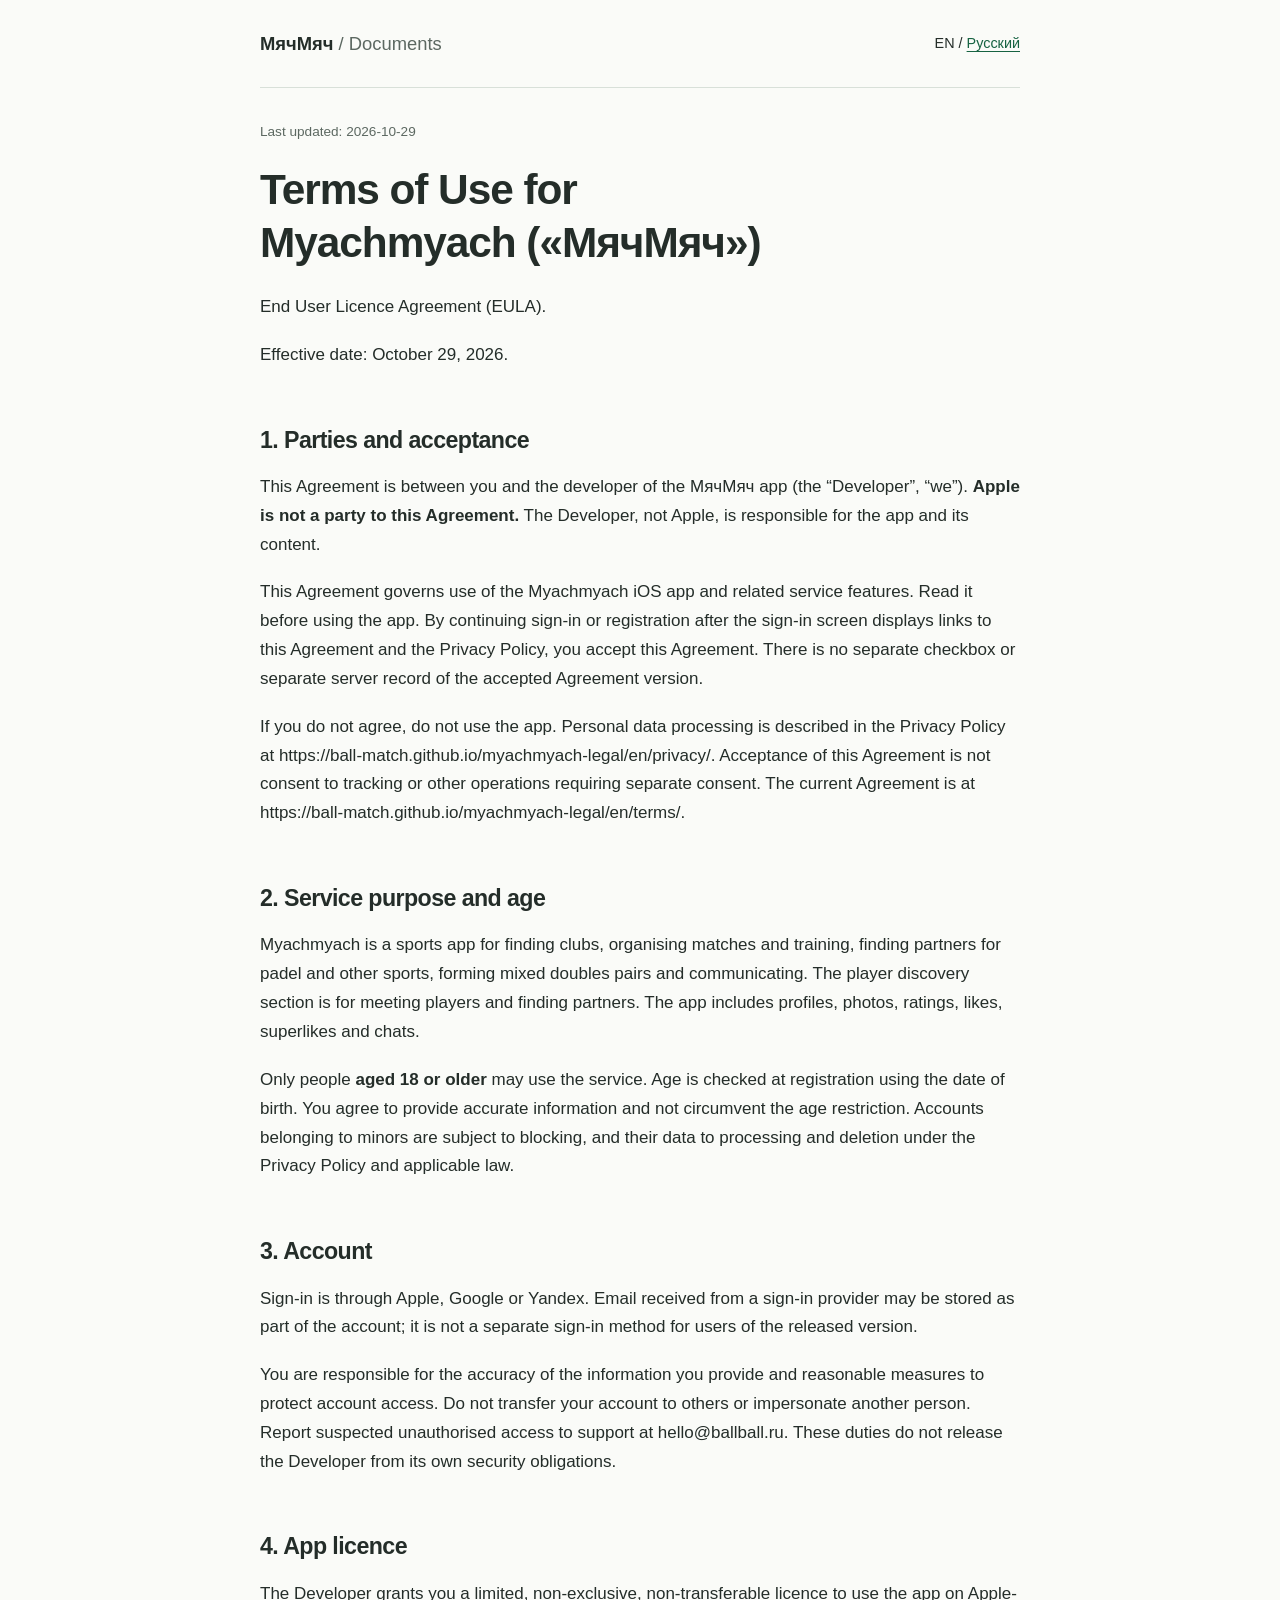
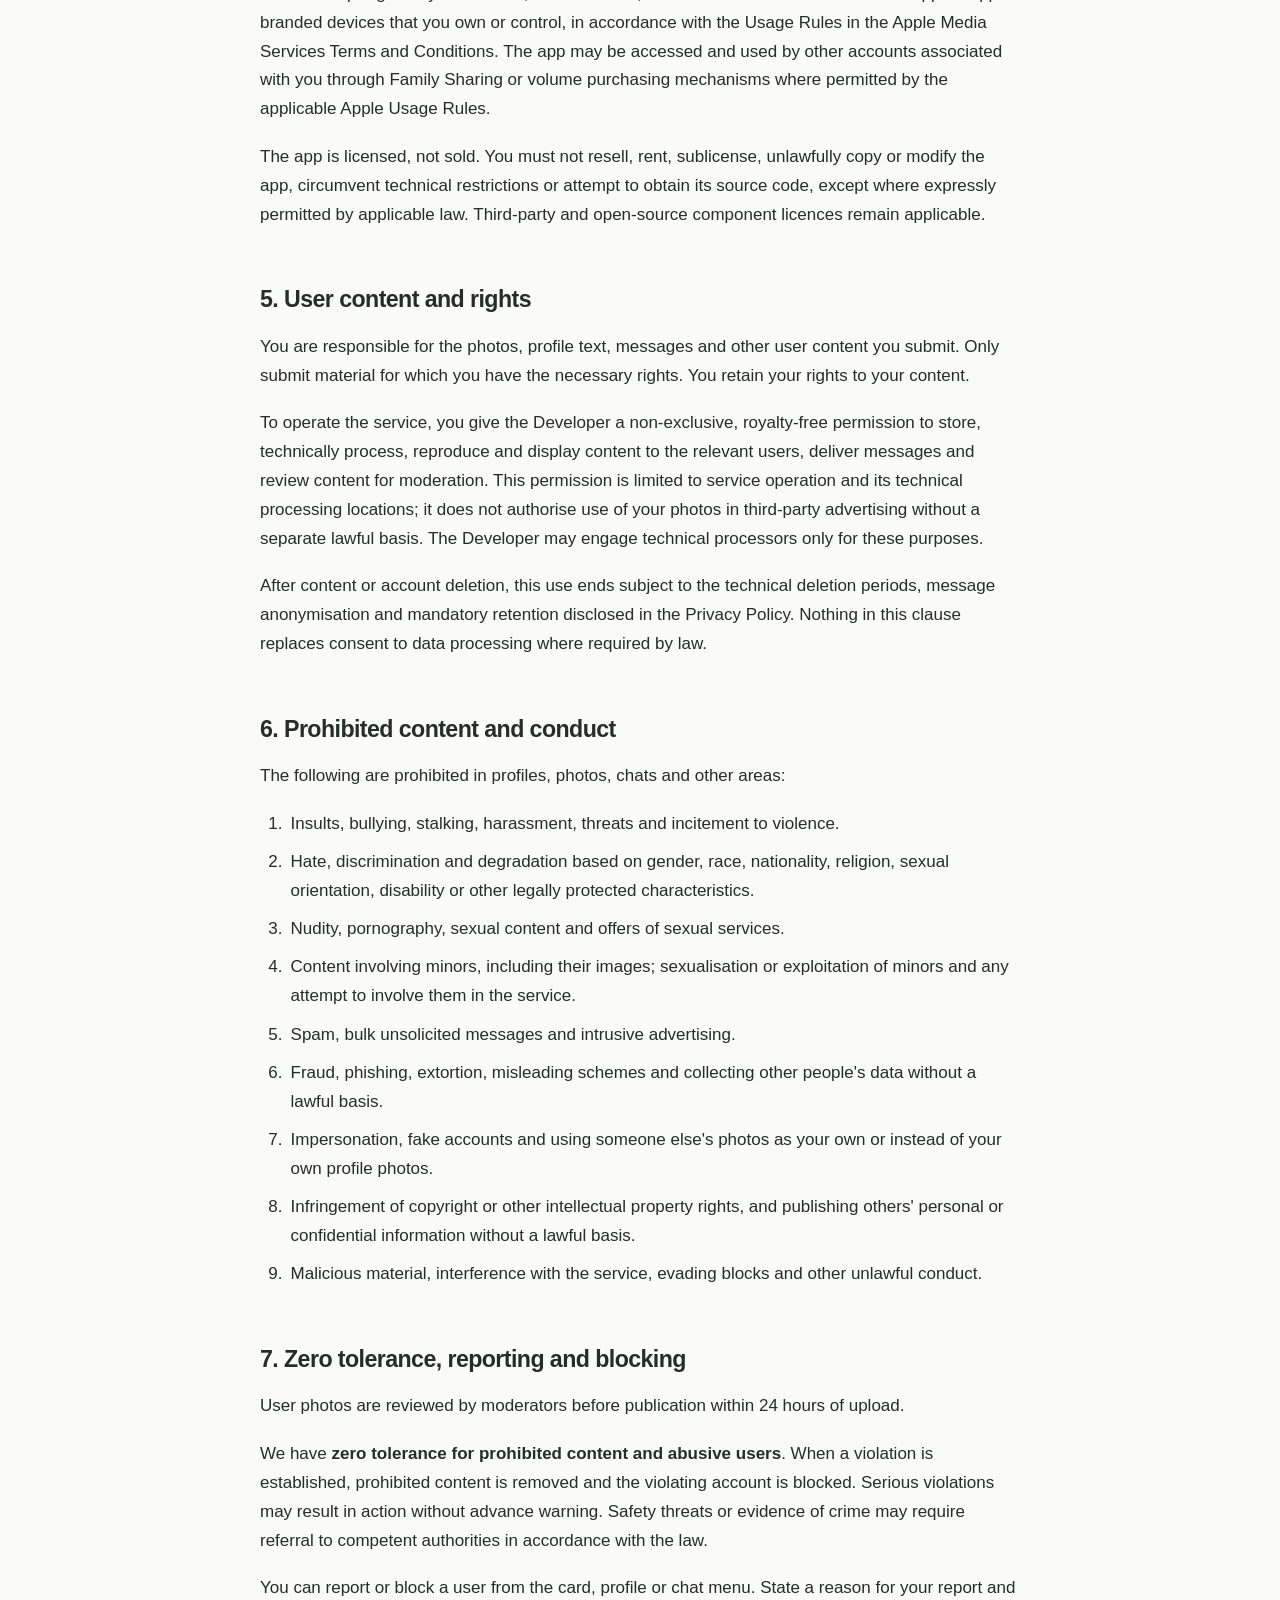
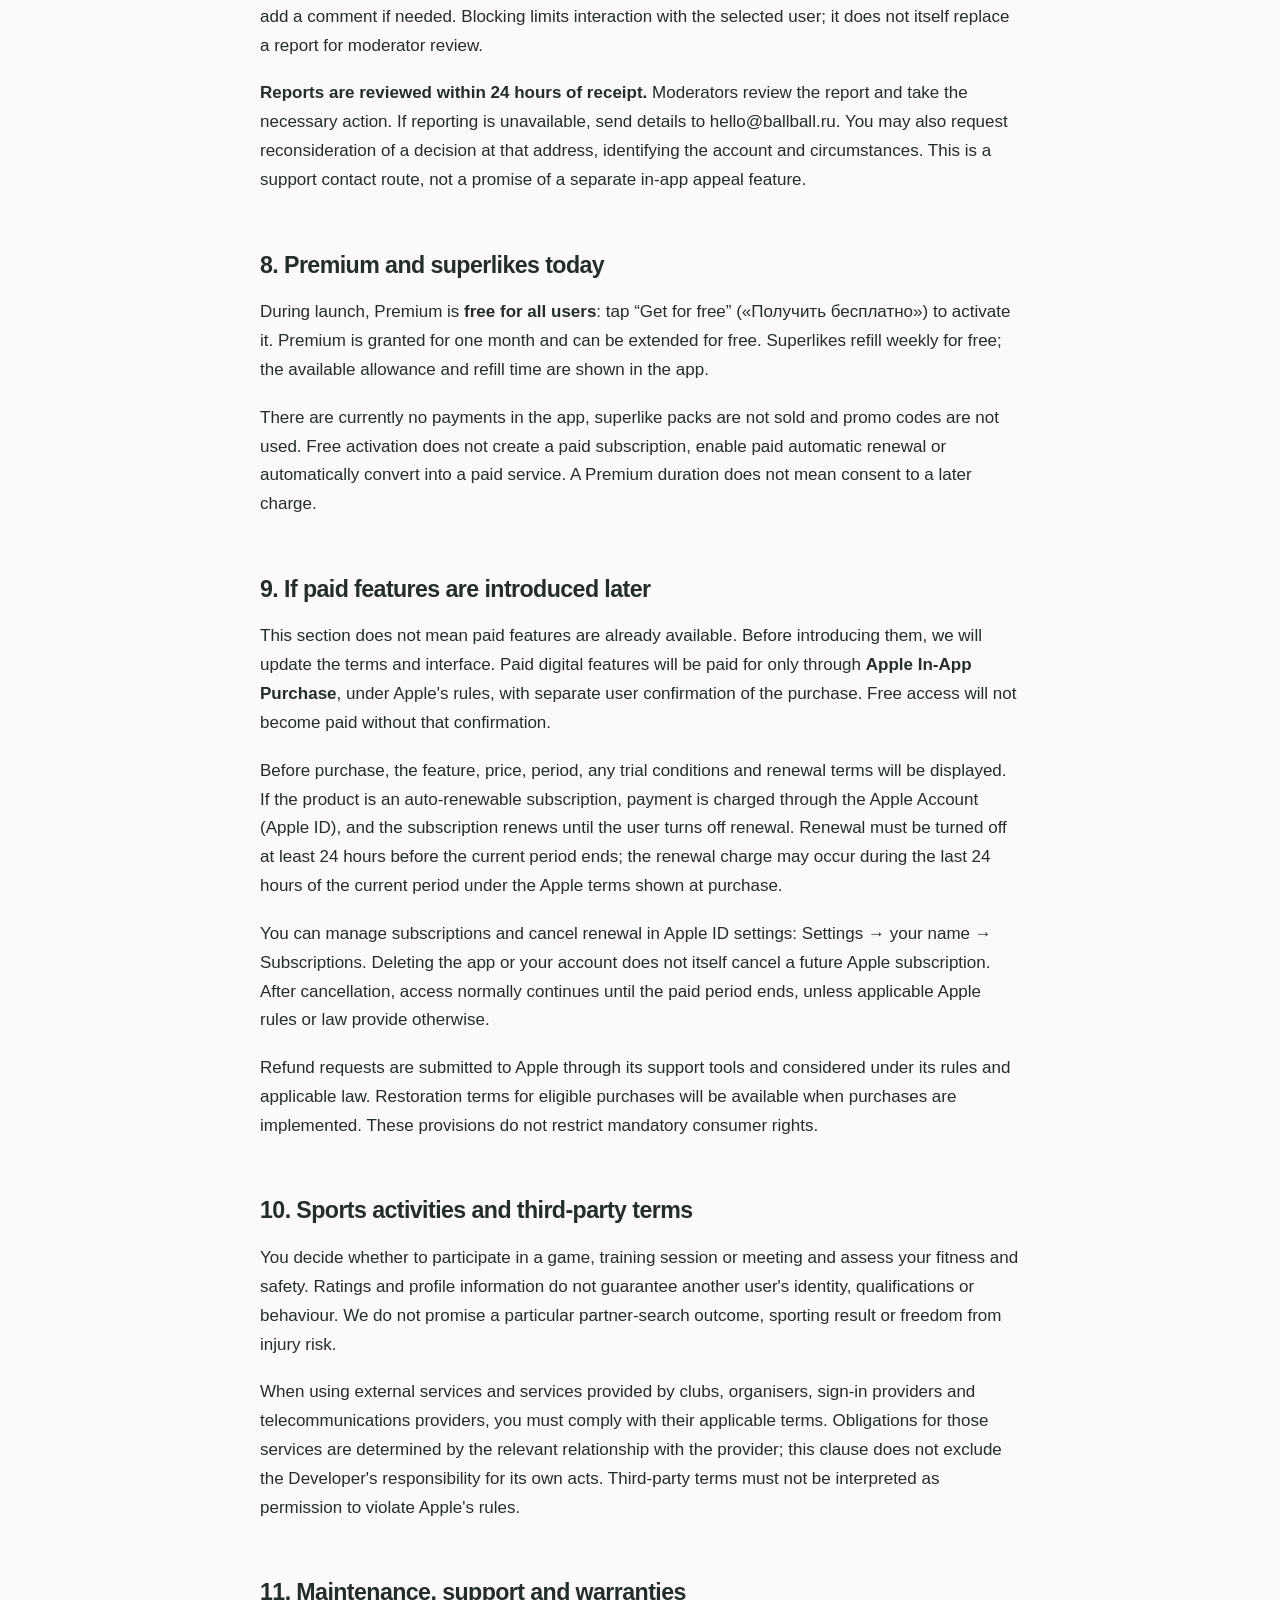
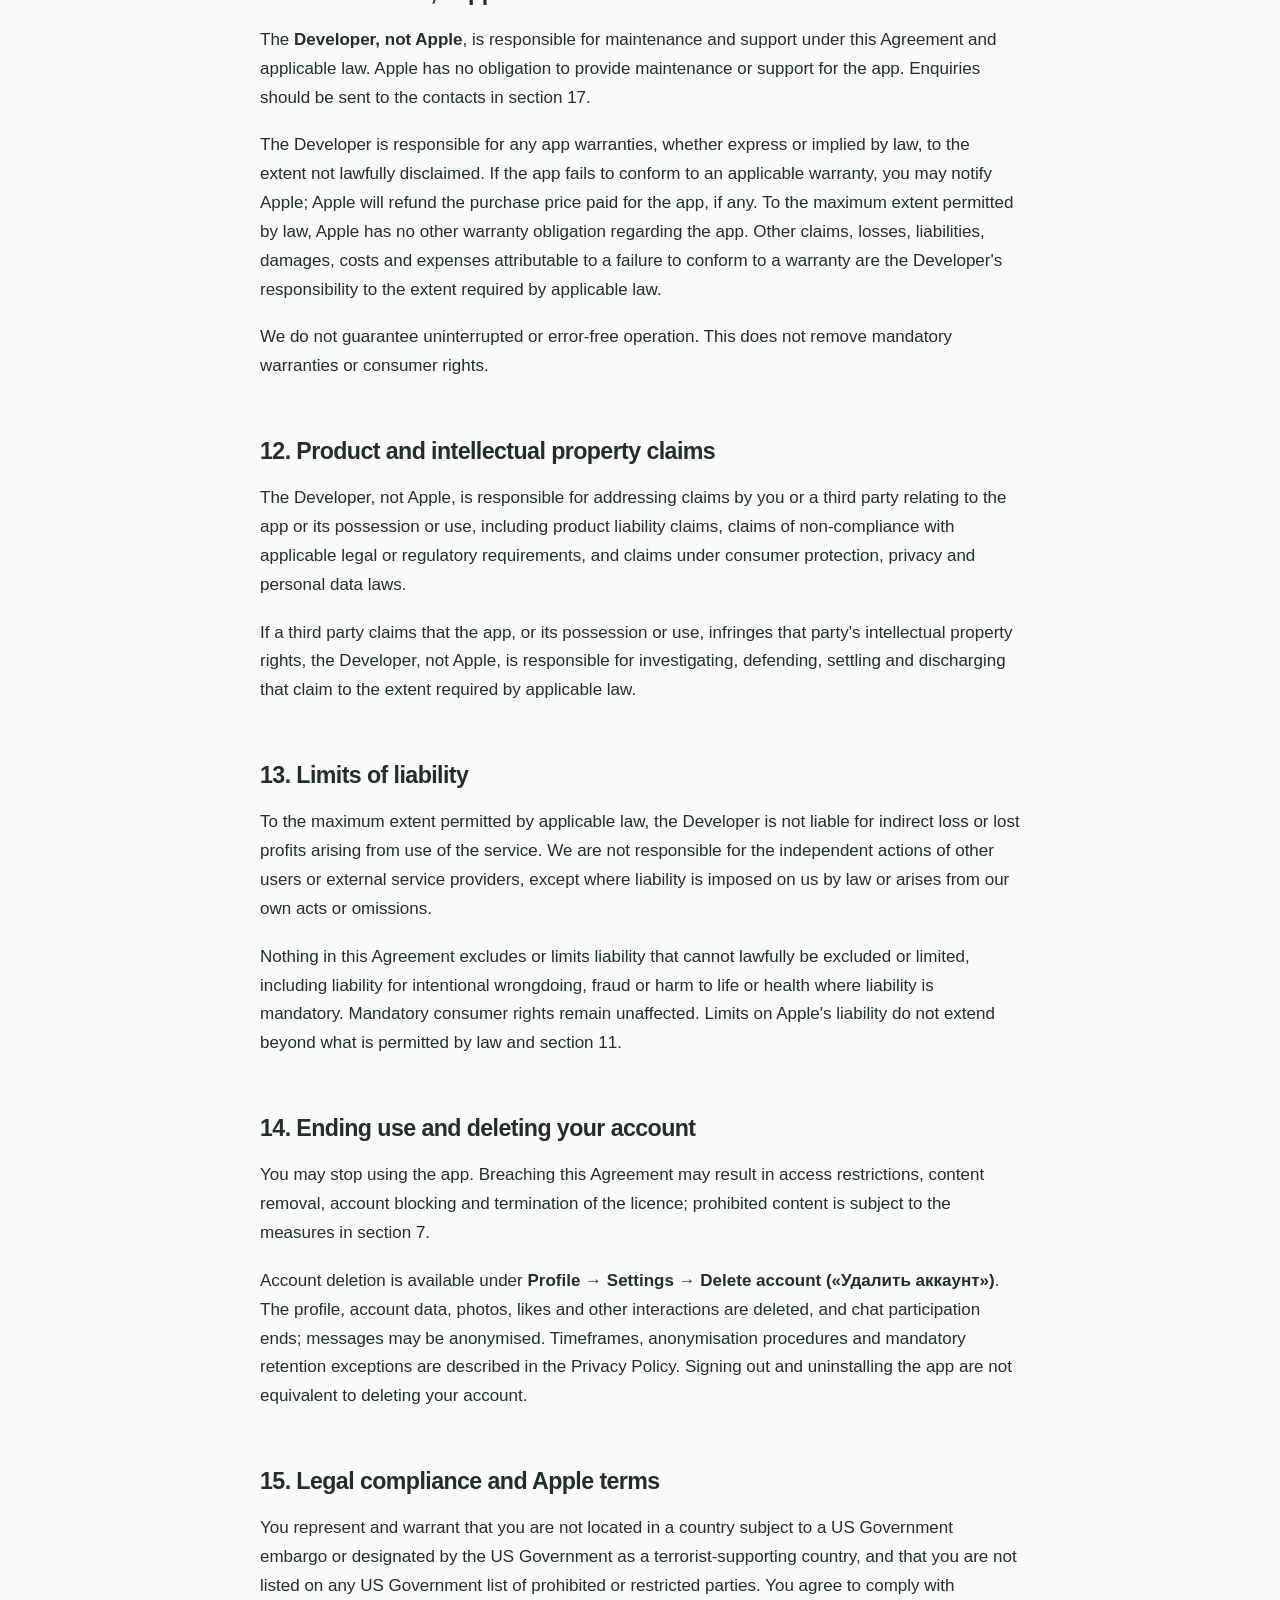
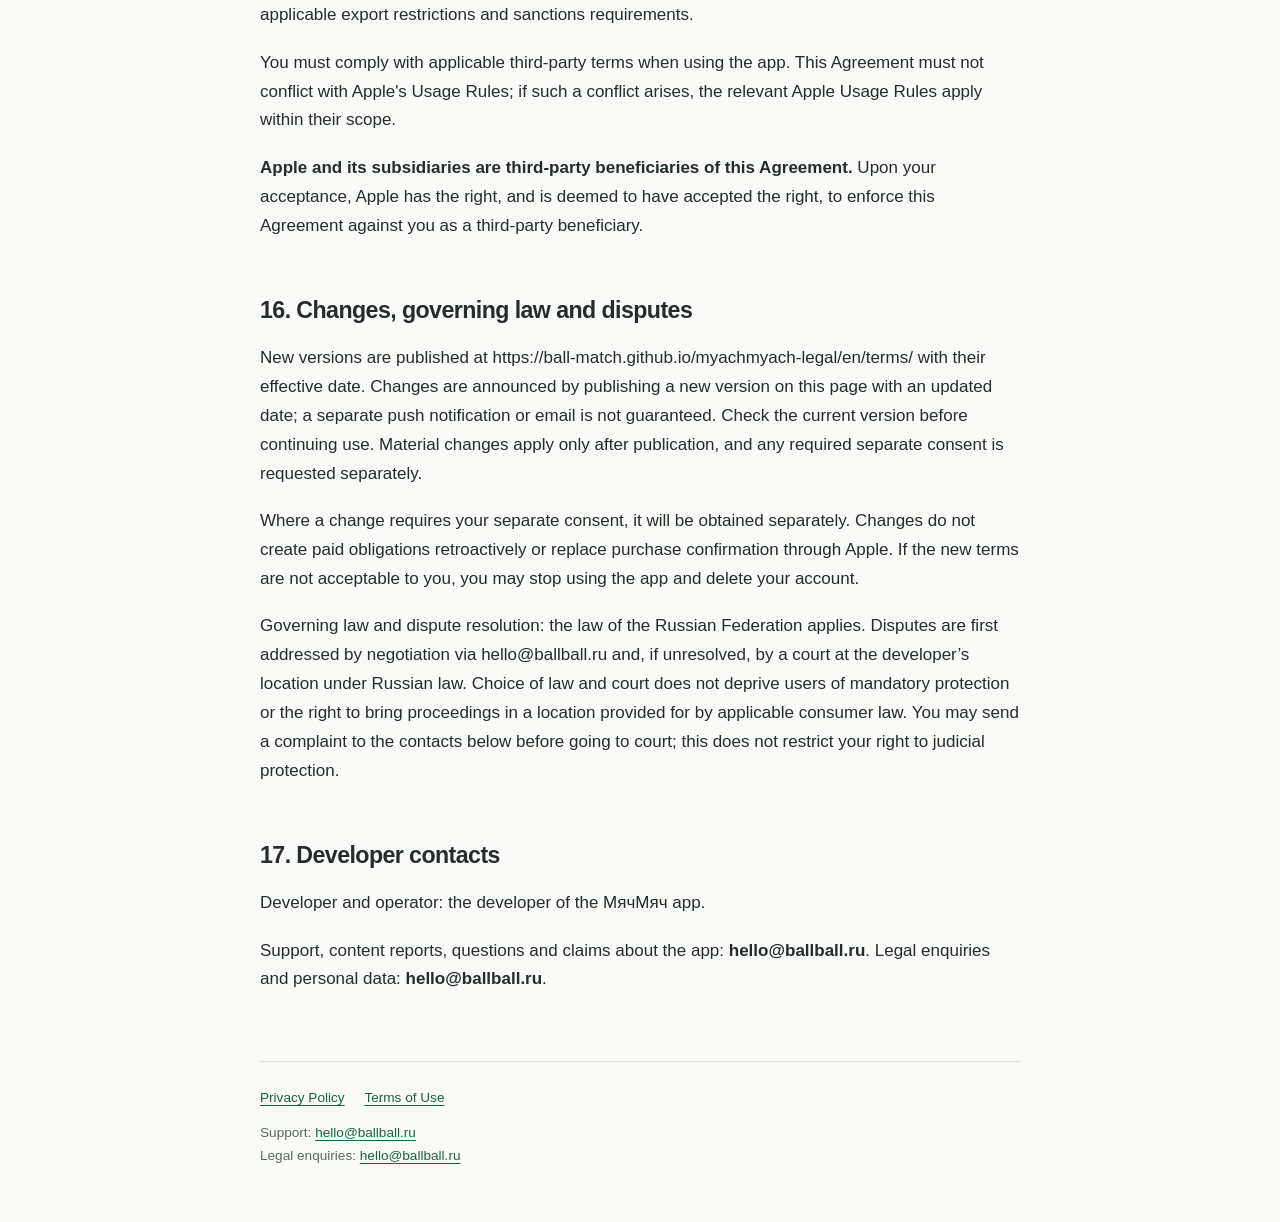
<file: en/terms/index.html>
<!doctype html>
<html lang="en">
<head>
<meta charset="utf-8">
<meta name="viewport" content="width=device-width, initial-scale=1">
<meta name="color-scheme" content="light dark">

<title>Terms of Use for Myachmyach («МячМяч»)</title>
<link rel="stylesheet" href="../../style.css">
</head>
<body>
<a class="skip" href="#main">Skip to content</a>
<header class="site-header"><a class="brand" href="../../index.html">МячМяч <span>/ Documents</span></a>
<nav aria-label="Language"><span aria-current="page">EN</span> / <a href="../../terms/index.html" lang="ru" hreflang="ru">Русский</a></nav></header>
<main id="main">
<p class="updated">Last updated: <time datetime="2026-10-29">2026-10-29</time></p>
<h1>Terms of Use for Myachmyach («МячМяч»)</h1>
<p>End User Licence Agreement (EULA).</p>
<p>Effective date: October 29, 2026.</p>
<h2>1. Parties and acceptance</h2>
<p>This Agreement is between you and the developer of the МячМяч app (the “Developer”, “we”). <strong>Apple is not a party to this Agreement.</strong> The Developer, not Apple, is responsible for the app and its content.</p>
<p>This Agreement governs use of the Myachmyach iOS app and related service features. Read it before using the app. By continuing sign-in or registration after the sign-in screen displays links to this Agreement and the Privacy Policy, you accept this Agreement. There is no separate checkbox or separate server record of the accepted Agreement version.</p>
<p>If you do not agree, do not use the app. Personal data processing is described in the Privacy Policy at https://ball-match.github.io/myachmyach-legal/en/privacy/. Acceptance of this Agreement is not consent to tracking or other operations requiring separate consent. The current Agreement is at https://ball-match.github.io/myachmyach-legal/en/terms/.</p>
<h2>2. Service purpose and age</h2>
<p>Myachmyach is a sports app for finding clubs, organising matches and training, finding partners for padel and other sports, forming mixed doubles pairs and communicating. The player discovery section is for meeting players and finding partners. The app includes profiles, photos, ratings, likes, superlikes and chats.</p>
<p>Only people <strong>aged 18 or older</strong> may use the service. Age is checked at registration using the date of birth. You agree to provide accurate information and not circumvent the age restriction. Accounts belonging to minors are subject to blocking, and their data to processing and deletion under the Privacy Policy and applicable law.</p>
<h2>3. Account</h2>
<p>Sign-in is through Apple, Google or Yandex. Email received from a sign-in provider may be stored as part of the account; it is not a separate sign-in method for users of the released version.</p>
<p>You are responsible for the accuracy of the information you provide and reasonable measures to protect account access. Do not transfer your account to others or impersonate another person. Report suspected unauthorised access to support at hello@ballball.ru. These duties do not release the Developer from its own security obligations.</p>
<h2>4. App licence</h2>
<p>The Developer grants you a limited, non-exclusive, non-transferable licence to use the app on Apple-branded devices that you own or control, in accordance with the Usage Rules in the Apple Media Services Terms and Conditions. The app may be accessed and used by other accounts associated with you through Family Sharing or volume purchasing mechanisms where permitted by the applicable Apple Usage Rules.</p>
<p>The app is licensed, not sold. You must not resell, rent, sublicense, unlawfully copy or modify the app, circumvent technical restrictions or attempt to obtain its source code, except where expressly permitted by applicable law. Third-party and open-source component licences remain applicable.</p>
<h2>5. User content and rights</h2>
<p>You are responsible for the photos, profile text, messages and other user content you submit. Only submit material for which you have the necessary rights. You retain your rights to your content.</p>
<p>To operate the service, you give the Developer a non-exclusive, royalty-free permission to store, technically process, reproduce and display content to the relevant users, deliver messages and review content for moderation. This permission is limited to service operation and its technical processing locations; it does not authorise use of your photos in third-party advertising without a separate lawful basis. The Developer may engage technical processors only for these purposes.</p>
<p>After content or account deletion, this use ends subject to the technical deletion periods, message anonymisation and mandatory retention disclosed in the Privacy Policy. Nothing in this clause replaces consent to data processing where required by law.</p>
<h2>6. Prohibited content and conduct</h2>
<p>The following are prohibited in profiles, photos, chats and other areas:</p>
<ol>
<li>Insults, bullying, stalking, harassment, threats and incitement to violence.</li>
<li>Hate, discrimination and degradation based on gender, race, nationality, religion, sexual orientation, disability or other legally protected characteristics.</li>
<li>Nudity, pornography, sexual content and offers of sexual services.</li>
<li>Content involving minors, including their images; sexualisation or exploitation of minors and any attempt to involve them in the service.</li>
<li>Spam, bulk unsolicited messages and intrusive advertising.</li>
<li>Fraud, phishing, extortion, misleading schemes and collecting other people's data without a lawful basis.</li>
<li>Impersonation, fake accounts and using someone else's photos as your own or instead of your own profile photos.</li>
<li>Infringement of copyright or other intellectual property rights, and publishing others' personal or confidential information without a lawful basis.</li>
<li>Malicious material, interference with the service, evading blocks and other unlawful conduct.</li>
</ol>
<h2>7. Zero tolerance, reporting and blocking</h2>
<p>User photos are reviewed by moderators before publication within 24 hours of upload.</p>
<p>We have <strong>zero tolerance for prohibited content and abusive users</strong>. When a violation is established, prohibited content is removed and the violating account is blocked. Serious violations may result in action without advance warning. Safety threats or evidence of crime may require referral to competent authorities in accordance with the law.</p>
<p>You can report or block a user from the card, profile or chat menu. State a reason for your report and add a comment if needed. Blocking limits interaction with the selected user; it does not itself replace a report for moderator review.</p>
<p><strong>Reports are reviewed within 24 hours of receipt.</strong> Moderators review the report and take the necessary action. If reporting is unavailable, send details to hello@ballball.ru. You may also request reconsideration of a decision at that address, identifying the account and circumstances. This is a support contact route, not a promise of a separate in-app appeal feature.</p>
<h2>8. Premium and superlikes today</h2>
<p>During launch, Premium is <strong>free for all users</strong>: tap “Get for free” («Получить бесплатно») to activate it. Premium is granted for one month and can be extended for free. Superlikes refill weekly for free; the available allowance and refill time are shown in the app.</p>
<p>There are currently no payments in the app, superlike packs are not sold and promo codes are not used. Free activation does not create a paid subscription, enable paid automatic renewal or automatically convert into a paid service. A Premium duration does not mean consent to a later charge.</p>
<h2>9. If paid features are introduced later</h2>
<p>This section does not mean paid features are already available. Before introducing them, we will update the terms and interface. Paid digital features will be paid for only through <strong>Apple In-App Purchase</strong>, under Apple's rules, with separate user confirmation of the purchase. Free access will not become paid without that confirmation.</p>
<p>Before purchase, the feature, price, period, any trial conditions and renewal terms will be displayed. If the product is an auto-renewable subscription, payment is charged through the Apple Account (Apple ID), and the subscription renews until the user turns off renewal. Renewal must be turned off at least 24 hours before the current period ends; the renewal charge may occur during the last 24 hours of the current period under the Apple terms shown at purchase.</p>
<p>You can manage subscriptions and cancel renewal in Apple ID settings: Settings → your name → Subscriptions. Deleting the app or your account does not itself cancel a future Apple subscription. After cancellation, access normally continues until the paid period ends, unless applicable Apple rules or law provide otherwise.</p>
<p>Refund requests are submitted to Apple through its support tools and considered under its rules and applicable law. Restoration terms for eligible purchases will be available when purchases are implemented. These provisions do not restrict mandatory consumer rights.</p>
<h2>10. Sports activities and third-party terms</h2>
<p>You decide whether to participate in a game, training session or meeting and assess your fitness and safety. Ratings and profile information do not guarantee another user's identity, qualifications or behaviour. We do not promise a particular partner-search outcome, sporting result or freedom from injury risk.</p>
<p>When using external services and services provided by clubs, organisers, sign-in providers and telecommunications providers, you must comply with their applicable terms. Obligations for those services are determined by the relevant relationship with the provider; this clause does not exclude the Developer's responsibility for its own acts. Third-party terms must not be interpreted as permission to violate Apple's rules.</p>
<h2>11. Maintenance, support and warranties</h2>
<p>The <strong>Developer, not Apple</strong>, is responsible for maintenance and support under this Agreement and applicable law. Apple has no obligation to provide maintenance or support for the app. Enquiries should be sent to the contacts in section 17.</p>
<p>The Developer is responsible for any app warranties, whether express or implied by law, to the extent not lawfully disclaimed. If the app fails to conform to an applicable warranty, you may notify Apple; Apple will refund the purchase price paid for the app, if any. To the maximum extent permitted by law, Apple has no other warranty obligation regarding the app. Other claims, losses, liabilities, damages, costs and expenses attributable to a failure to conform to a warranty are the Developer's responsibility to the extent required by applicable law.</p>
<p>We do not guarantee uninterrupted or error-free operation. This does not remove mandatory warranties or consumer rights.</p>
<h2>12. Product and intellectual property claims</h2>
<p>The Developer, not Apple, is responsible for addressing claims by you or a third party relating to the app or its possession or use, including product liability claims, claims of non-compliance with applicable legal or regulatory requirements, and claims under consumer protection, privacy and personal data laws.</p>
<p>If a third party claims that the app, or its possession or use, infringes that party's intellectual property rights, the Developer, not Apple, is responsible for investigating, defending, settling and discharging that claim to the extent required by applicable law.</p>
<h2>13. Limits of liability</h2>
<p>To the maximum extent permitted by applicable law, the Developer is not liable for indirect loss or lost profits arising from use of the service. We are not responsible for the independent actions of other users or external service providers, except where liability is imposed on us by law or arises from our own acts or omissions.</p>
<p>Nothing in this Agreement excludes or limits liability that cannot lawfully be excluded or limited, including liability for intentional wrongdoing, fraud or harm to life or health where liability is mandatory. Mandatory consumer rights remain unaffected. Limits on Apple's liability do not extend beyond what is permitted by law and section 11.</p>
<h2>14. Ending use and deleting your account</h2>
<p>You may stop using the app. Breaching this Agreement may result in access restrictions, content removal, account blocking and termination of the licence; prohibited content is subject to the measures in section 7.</p>
<p>Account deletion is available under <strong>Profile → Settings → Delete account («Удалить аккаунт»)</strong>. The profile, account data, photos, likes and other interactions are deleted, and chat participation ends; messages may be anonymised. Timeframes, anonymisation procedures and mandatory retention exceptions are described in the Privacy Policy. Signing out and uninstalling the app are not equivalent to deleting your account.</p>
<h2>15. Legal compliance and Apple terms</h2>
<p>You represent and warrant that you are not located in a country subject to a US Government embargo or designated by the US Government as a terrorist-supporting country, and that you are not listed on any US Government list of prohibited or restricted parties. You agree to comply with applicable export restrictions and sanctions requirements.</p>
<p>You must comply with applicable third-party terms when using the app. This Agreement must not conflict with Apple's Usage Rules; if such a conflict arises, the relevant Apple Usage Rules apply within their scope.</p>
<p><strong>Apple and its subsidiaries are third-party beneficiaries of this Agreement.</strong> Upon your acceptance, Apple has the right, and is deemed to have accepted the right, to enforce this Agreement against you as a third-party beneficiary.</p>
<h2>16. Changes, governing law and disputes</h2>
<p>New versions are published at https://ball-match.github.io/myachmyach-legal/en/terms/ with their effective date. Changes are announced by publishing a new version on this page with an updated date; a separate push notification or email is not guaranteed. Check the current version before continuing use. Material changes apply only after publication, and any required separate consent is requested separately.</p>
<p>Where a change requires your separate consent, it will be obtained separately. Changes do not create paid obligations retroactively or replace purchase confirmation through Apple. If the new terms are not acceptable to you, you may stop using the app and delete your account.</p>
<p>Governing law and dispute resolution: the law of the Russian Federation applies. Disputes are first addressed by negotiation via hello@ballball.ru and, if unresolved, by a court at the developer’s location under Russian law. Choice of law and court does not deprive users of mandatory protection or the right to bring proceedings in a location provided for by applicable consumer law. You may send a complaint to the contacts below before going to court; this does not restrict your right to judicial protection.</p>
<h2>17. Developer contacts</h2>
<p>Developer and operator: the developer of the МячМяч app.</p>
<p>Support, content reports, questions and claims about the app: <strong>hello@ballball.ru</strong>. Legal enquiries and personal data: <strong>hello@ballball.ru</strong>.</p>
</main>
<footer><a href="../privacy/index.html">Privacy Policy</a>
<a href="index.html">Terms of Use</a>
<p>Support: <a href="mailto:hello@ballball.ru">hello@ballball.ru</a><br>
Legal enquiries: <a href="mailto:hello@ballball.ru">hello@ballball.ru</a></p></footer>
</body>
</html>
</file>
<file: style.css>
:root {
  color-scheme: light dark;
  --bg: #fafbf8;
  --text: #242d29;
  --muted: #5c6861;
  --accent: #176342;
  --border: #d8e0d9;
  --surface: #fff;
}
* { box-sizing: border-box; }
html { scroll-padding-top: 1rem; }
body { max-width: 808px; margin: auto; padding: 0 24px; background: var(--bg); color: var(--text); font: 17px/1.7 -apple-system, BlinkMacSystemFont, "Segoe UI", sans-serif; overflow-wrap: anywhere; }
a { color: var(--accent); text-underline-offset: .2em; }
a:hover { text-decoration-thickness: 2px; }
a:focus-visible, [tabindex]:focus-visible { outline: 3px solid var(--accent); outline-offset: 5px; }
.site-header { display: flex; flex-wrap: wrap; gap: 12px 24px; align-items: center; justify-content: space-between; padding: 28px 0; border-bottom: 1px solid var(--border); }
.brand { font-size: 1.15rem; font-weight: 750; text-decoration: none; color: var(--text); }
.brand span { color: var(--muted); font-weight: 400; }
nav { font-size: .9rem; }
main { padding: 32px 0 48px; }
.updated { color: var(--muted); font-size: .85rem; margin: 0 0 20px; }
h1, h2, h3 { line-height: 1.25; letter-spacing: -.025em; text-wrap: balance; }
h1 { font-size: clamp(1.9rem, 5vw, 2.65rem); margin: 0 0 24px; }
h2 { margin: 2.4em 0 .8em; font-size: 1.45rem; }
h3 { margin-top: 2em; }
p { margin: 0 0 1.1em; }
li { padding-left: .2em; margin-bottom: .55em; }
ul, ol { padding-left: 1.6em; }
.intro { color: var(--muted); font-size: 1.1rem; }
.documents { list-style: none; padding: 0; }
.documents li { padding: 0; }
.documents a { display: flex; align-items: center; justify-content: space-between; gap: 18px; background: var(--surface); border: 1px solid var(--border); border-radius: 12px; padding: 18px 20px; text-decoration: none; font-weight: 600; }
.documents a:hover { border-color: var(--accent); }
.documents span { flex-shrink: 0; font-size: .8rem; color: var(--muted); }
.table-scroll { max-width: 100%; overflow-x: auto; margin: 1.5em 0; border: 1px solid var(--border); border-radius: 8px; }
table { border-collapse: collapse; width: 100%; min-width: 570px; font-size: .9rem; line-height: 1.55; }
th, td { text-align: left; vertical-align: top; padding: 14px; border-bottom: 1px solid var(--border); }
th { background: var(--surface); font-weight: 650; }
tbody tr:last-child td { border-bottom: 0; }
footer { border-top: 1px solid var(--border); padding: 24px 0 40px; font-size: .85rem; color: var(--muted); }
footer > a { display: inline-block; margin: 0 16px 12px 0; }
.skip { position: absolute; top: 0; left: -10000px; padding: 10px; background: var(--surface); }
.skip:focus { left: 16px; z-index: 1; }
@media (max-width: 480px) { body { padding: 0 18px; font-size: 16px; } .site-header { padding: 20px 0; } .brand span { display: none; } .documents a { padding: 16px; } }
@media (prefers-color-scheme: dark) { :root { --bg: #151b18; --text: #e6ece7; --muted: #a6b6ac; --accent: #92dbb3; --border: #36433b; --surface: #1e2822; } }
@media print { body { max-width: none; background: white; color: black; font-size: 11pt; } .site-header, footer, .skip { display: none; } .table-scroll { overflow: visible; } table { min-width: 0; } }
</file>
